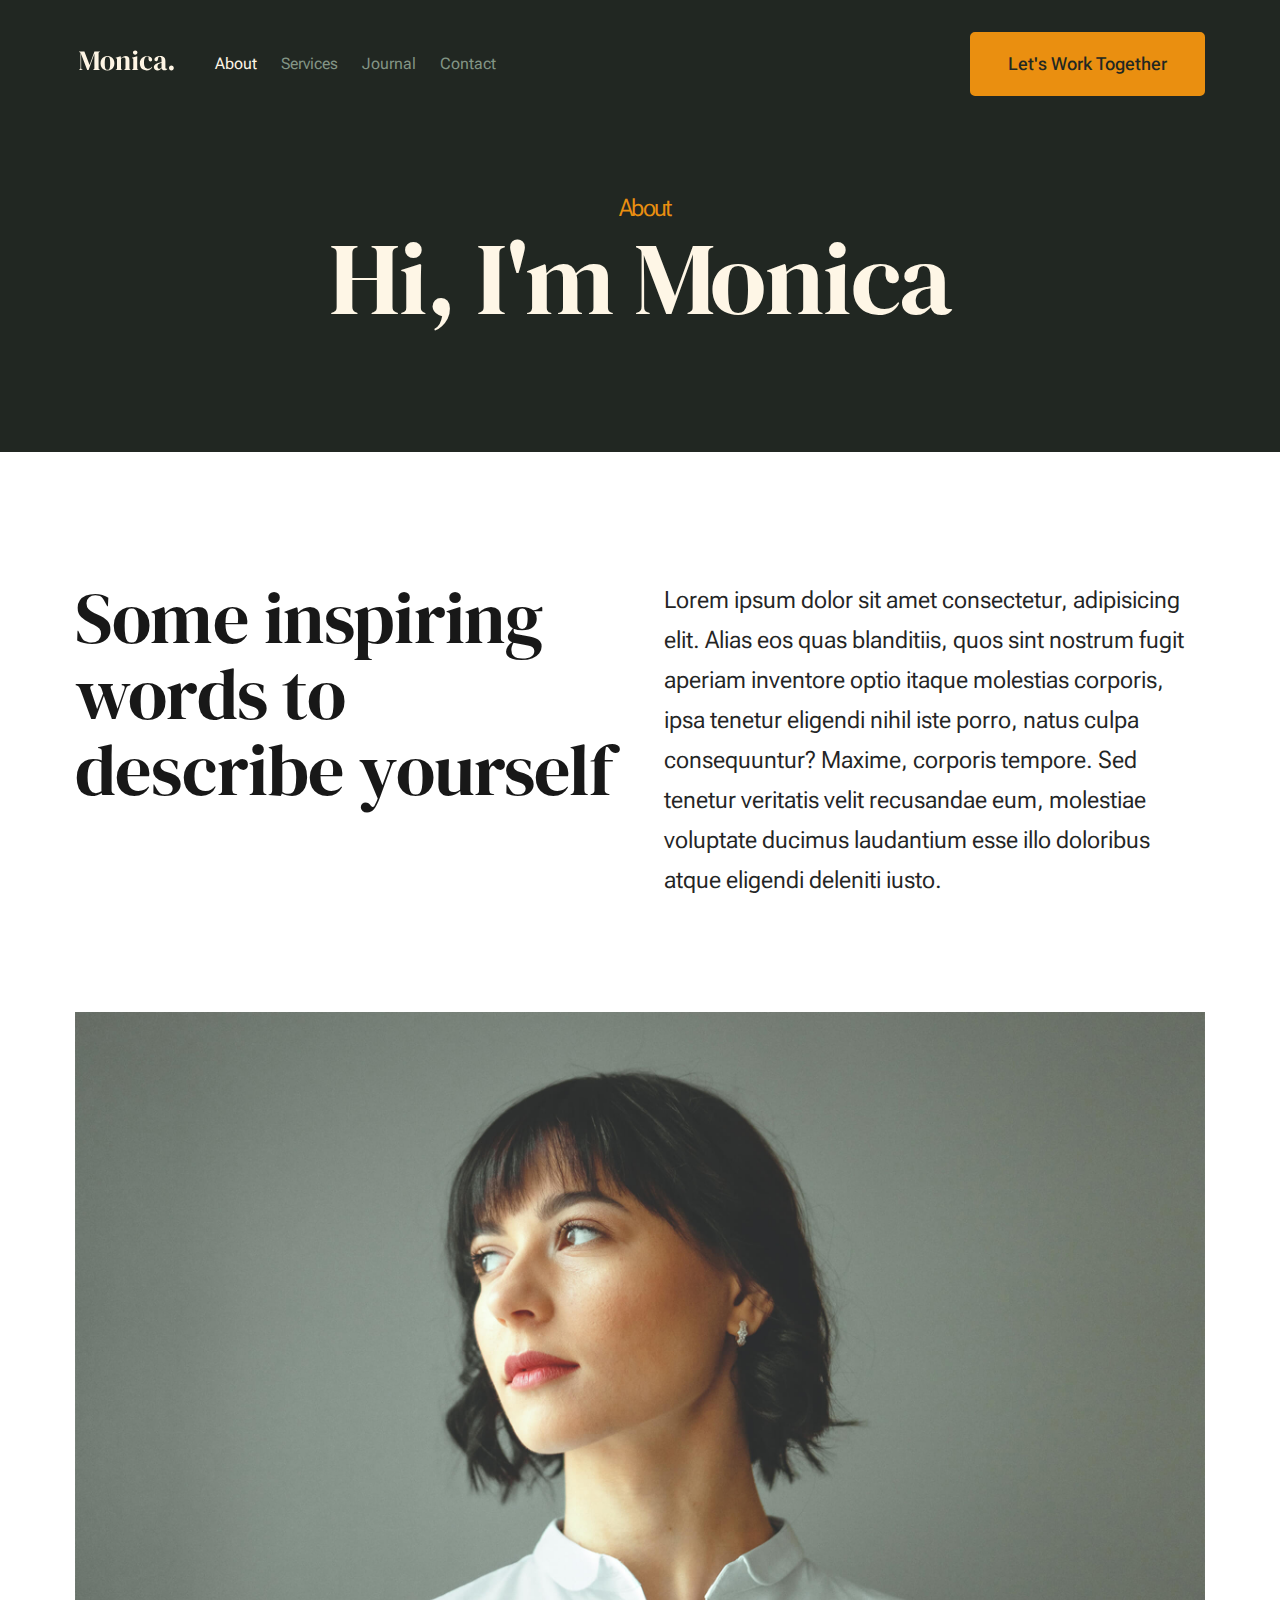
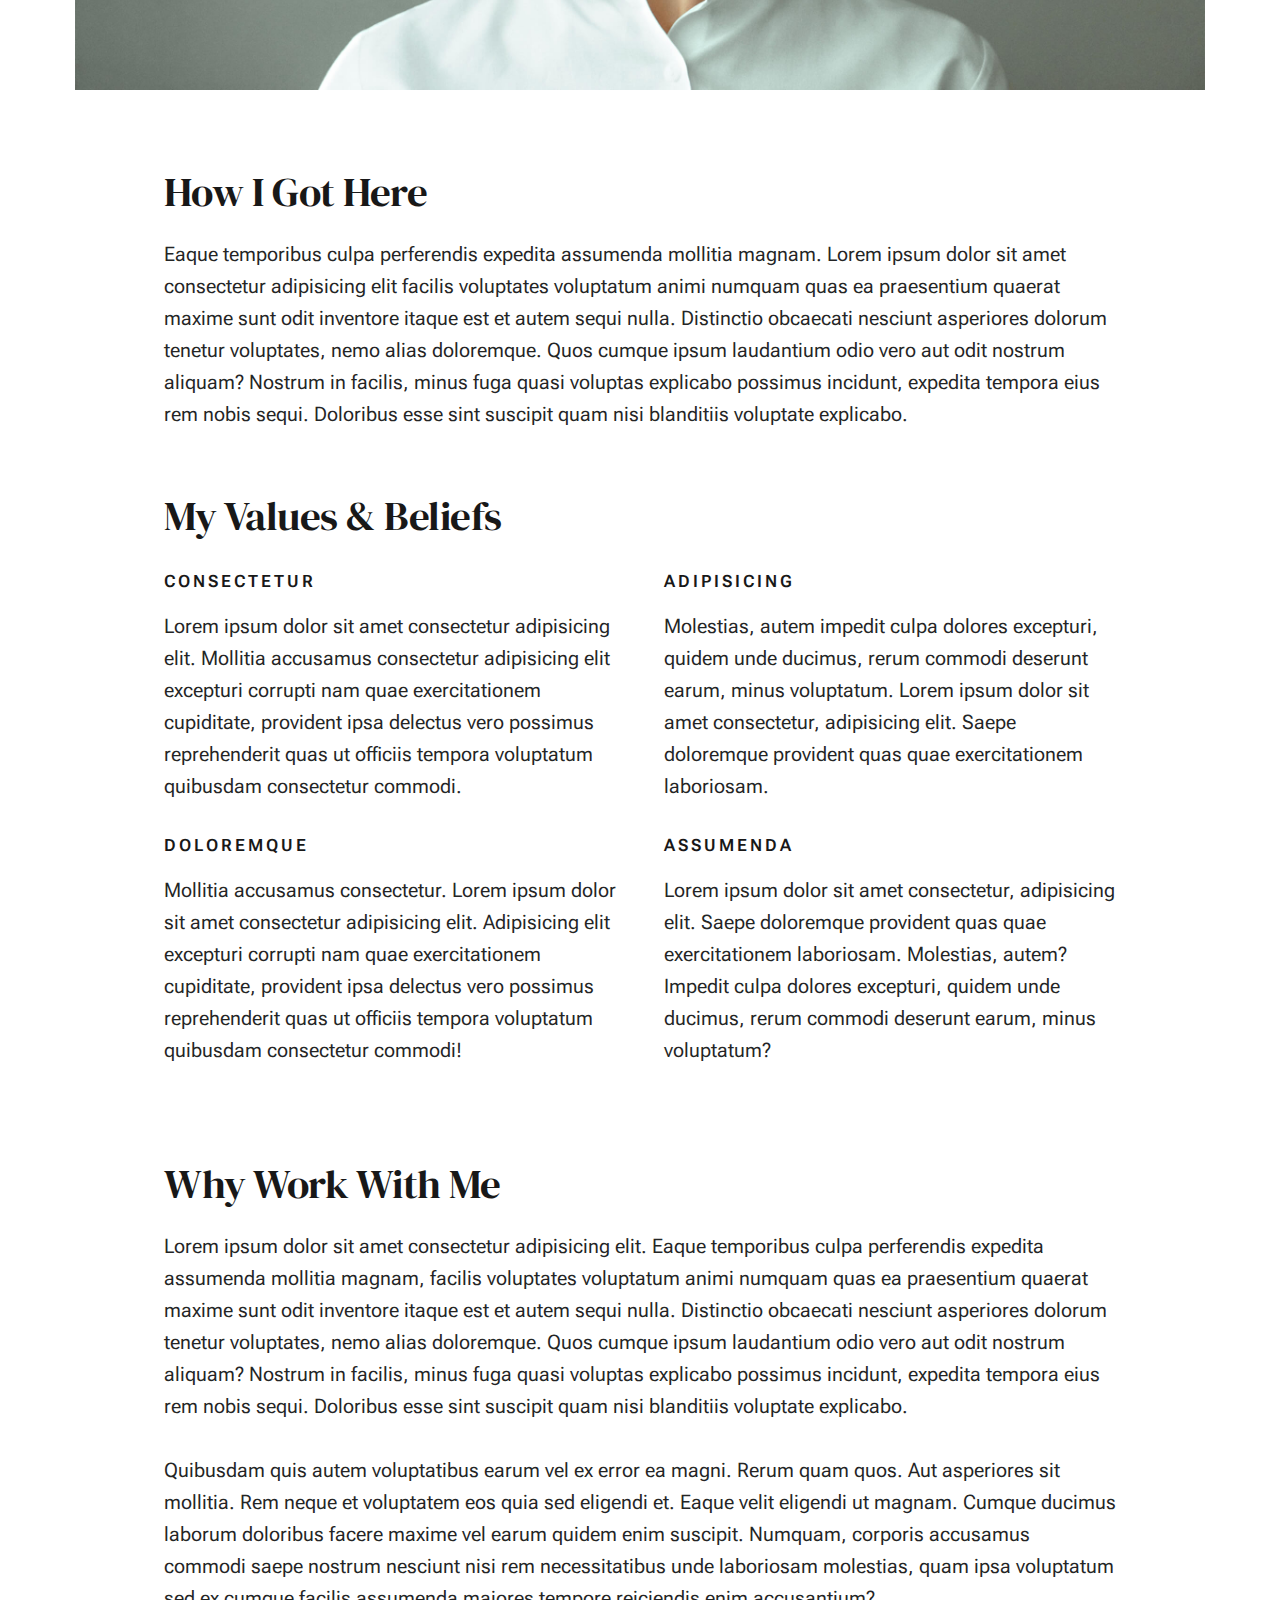
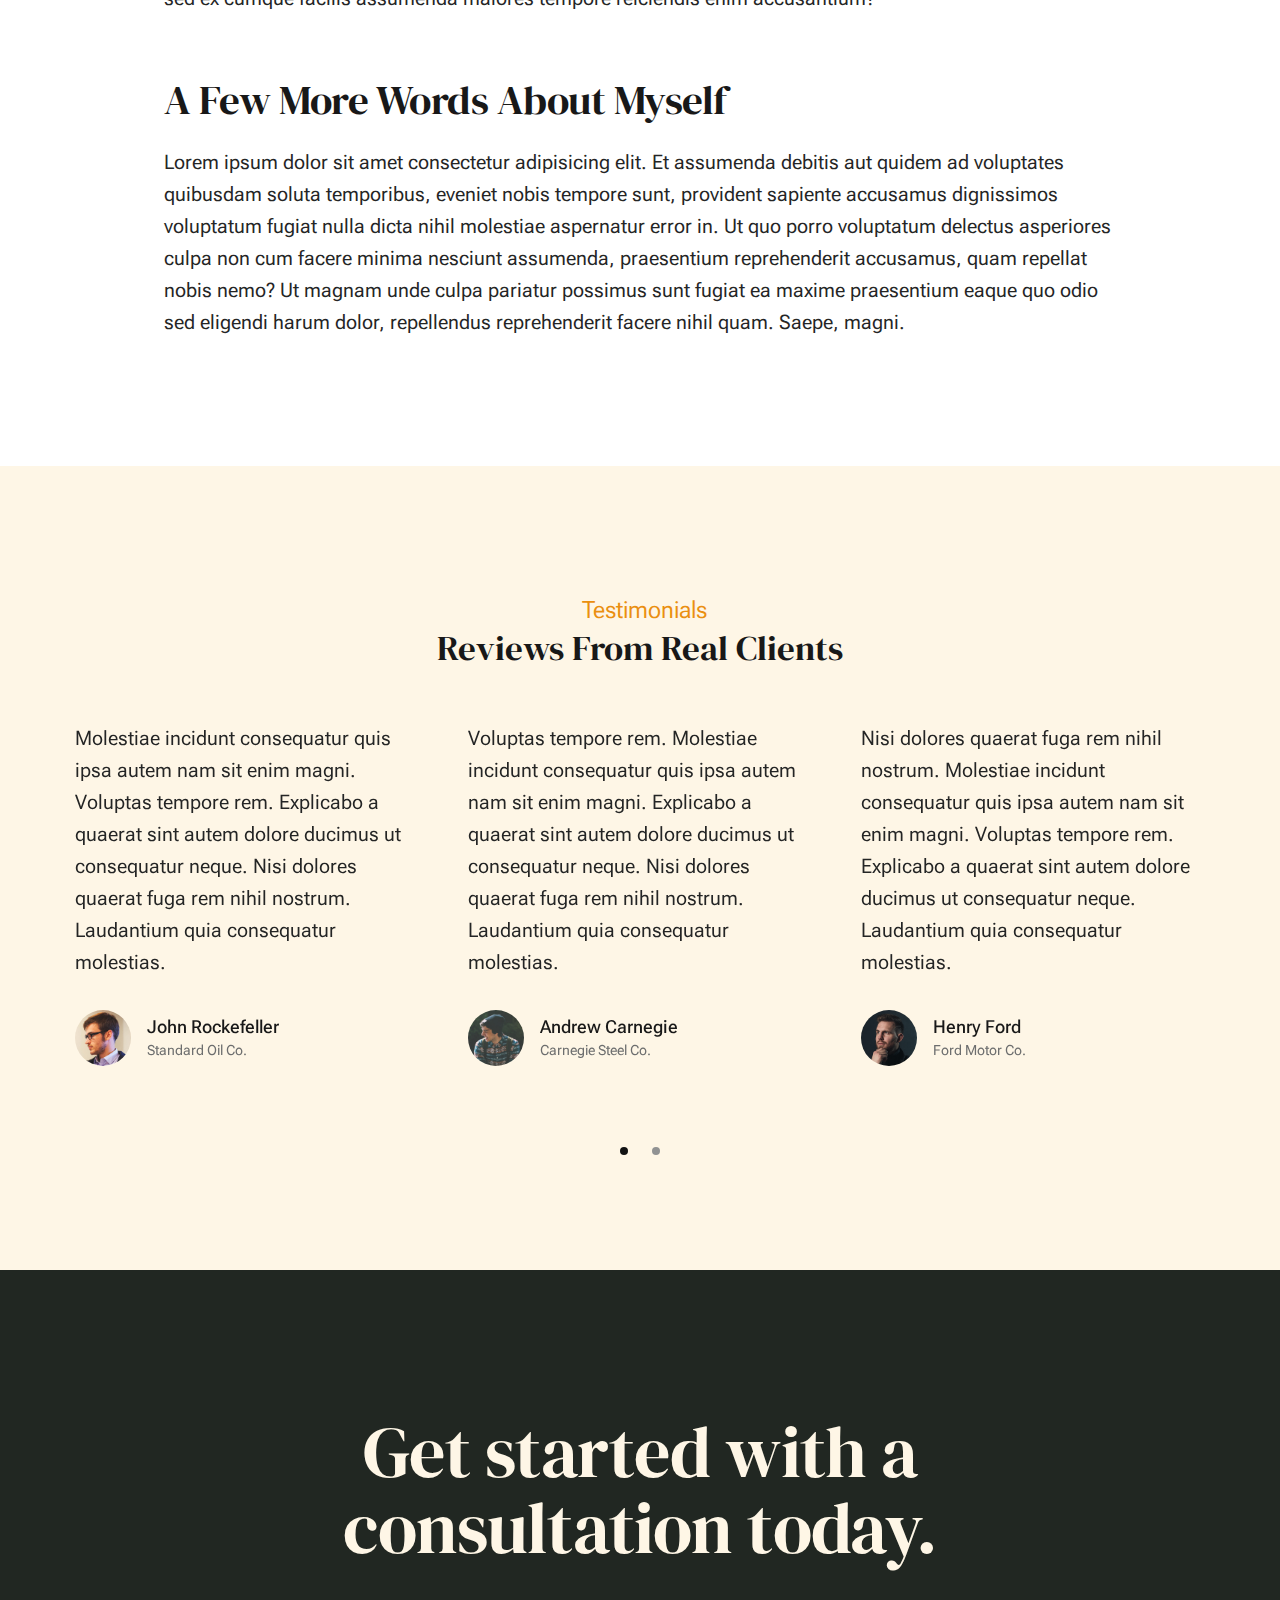
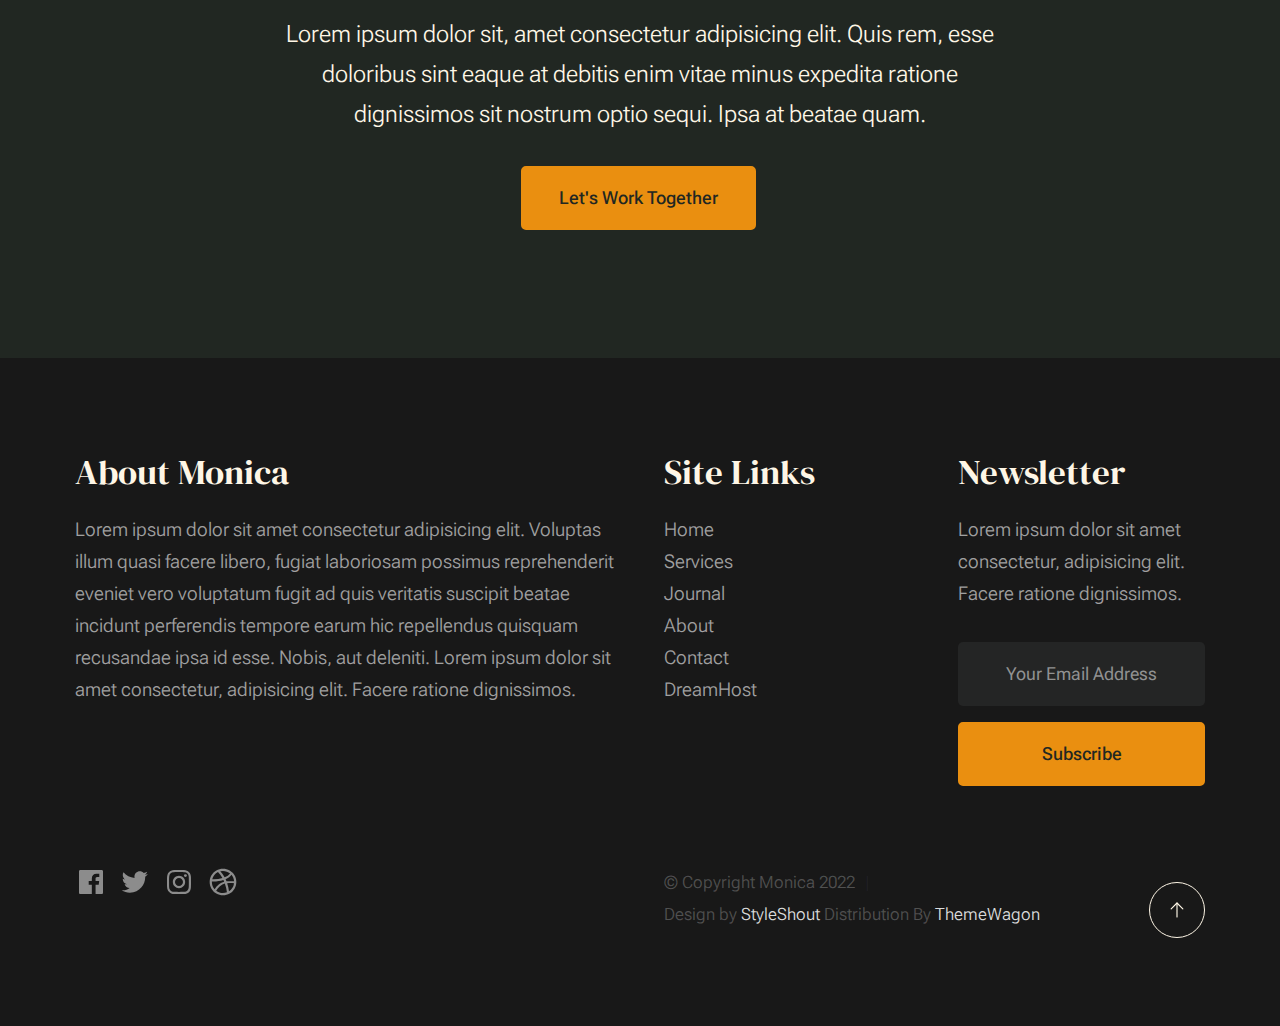
<file: about.html>
<!DOCTYPE html>
<html lang="en" class="no-js" >
<head>

    <!--- basic page needs
    ================================================== -->
    <meta charset="utf-8">
    <meta name="viewport" content="width=device-width, initial-scale=1">
    <title>Monica</title>

    <script>
        document.documentElement.classList.remove('no-js');
        document.documentElement.classList.add('js');
    </script>

    <!-- CSS
    ================================================== -->
    <link rel="stylesheet" href="css/vendor.css">
    <link rel="stylesheet" href="css/styles.css">

    <!-- favicons
    ================================================== -->
    <link rel="apple-touch-icon" sizes="180x180" href="apple-touch-icon.png">
    <link rel="icon" type="image/png" sizes="32x32" href="favicon-32x32.png">
    <link rel="icon" type="image/png" sizes="16x16" href="favicon-16x16.png">
    <link rel="manifest" href="site.webmanifest">

</head>


<body id="top">


    <!-- preloader
    ================================================== -->
    <div id="preloader">
        <div id="loader" class="dots-fade">
            <div></div>
            <div></div>
            <div></div>
        </div>
    </div>


    <!-- page wrap
    ================================================== -->
    <div id="page" class="s-pagewrap">


        <!-- # site header 
        ================================================== -->
        <header class="s-header">

            <div class="row s-header__inner width-sixteen-col">

                <div class="s-header__block">
                    <div class="s-header__logo">
                        <a class="logo" href="index.html">
                            <img src="images/logo.svg" alt="Homepage">
                        </a>
                    </div>

                    <a class="s-header__menu-toggle" href="#0"><span>Menu</span></a>
                </div> <!-- end s-header__block -->

                <nav class="s-header__nav">
    
                    <ul class="s-header__menu-links">
                        <li class="current"><a href="about.html">About</a></li>
                        <li><a href="services.html">Services</a></li>
                        <li><a href="blog.html">Journal</a></li>
                        <li><a href="contact.html">Contact</a></li>
                    </ul> <!-- s-header__menu-links -->

                    <div class="s-header__contact">
                        <a href="contact.html" class="btn btn--primary s-header__contact-btn">Let's Work Together</a>                        
                    </div> <!-- s-header__contact -->
    
                </nav> <!-- end s-header__nav -->

            </div> <!-- end s-header__inner -->

        </header> <!-- end s-header -->


        <!-- # site main content
        ================================================== -->
        <section id="content" class="s-content">

               <section class="s-pageheader pageheader">
                    <div class="row">
                        <div class="column xl-12">
                            <h1 class="page-title">
                                <span class="page-title__small-type text-pretitle">About</span>
                                Hi, I'm Monica
                            </h1>
                            
                        </div>
                    </div>
               </section> <!-- end pageheader --> 

               <section class="s-pagecontent pagecontent">

                    <div class="row pageintro">
                        <div class="column xl-6 lg-12">
                            <h2 class="text-display-title">Some inspiring words to describe yourself</h2>
                        </div>
                        <div class="column xl-6 lg-12 u-flexitem-x-right">
                            <p class="lead">
                            Lorem ipsum dolor sit amet consectetur, adipisicing elit. Alias eos quas blanditiis, quos sint nostrum fugit aperiam 
                            inventore optio itaque molestias corporis, ipsa tenetur eligendi nihil iste porro, natus culpa consequuntur? Maxime, 
                            corporis tempore. Sed tenetur veritatis velit recusandae eum, molestiae voluptate ducimus laudantium esse illo 
                            doloribus atque eligendi deleniti iusto. 
                            </p>
                        </div>                       
                    </div> <!-- end pageintro -->   
                    
                    <div class="row pagemedia">
                        <d class="column xl-12">
                            <figure class="page-media">                                
                                <img src="images/thumbs/about/about-1200.jpg" 
                                     srcset="images/thumbs/about/about-2400.jpg 2400w, 
                                             images/thumbs/about/about-1200.jpg 1200w, 
                                             images/thumbs/about/about-600.jpg 600w" sizes="(max-width: 2400px) 100vw, 2400px" alt="">
                            </figure>
                        </d>
                    </div> <!-- end pagemedia -->

                    <div class="row width-narrower pagemain">
                        <div class="column xl-12"> 

                            <h2>How I Got Here</h2>
                            <p>
                            Eaque temporibus culpa perferendis expedita assumenda mollitia magnam. Lorem ipsum dolor sit amet consectetur adipisicing elit
                            facilis voluptates voluptatum animi numquam quas ea praesentium quaerat maxime sunt odit inventore itaque est et autem sequi nulla. 
                            Distinctio obcaecati nesciunt asperiores dolorum tenetur voluptates, nemo alias doloremque. Quos cumque ipsum laudantium odio vero 
                            aut odit nostrum aliquam? Nostrum in facilis, minus fuga quasi voluptas explicabo possimus incidunt, expedita tempora eius rem nobis sequi. 
                            Doloribus esse sint suscipit quam nisi blanditiis voluptate explicabo.
                            </p>

                            <h2 class="u-add-bottom">My Values & Beliefs</h2>

                            <div class="grid-list-items list-items">
                                <div class="grid-list-items__item list-items__item u-remove-bottom">
                                    <div class="list-items__item-header">
                                        <h6 class="list-items__item-small-title">Consectetur</h6>
                                    </div>
                                    <p>
                                    Lorem ipsum dolor sit amet consectetur adipisicing elit. Mollitia accusamus consectetur adipisicing elit excepturi corrupti 
                                    nam quae exercitationem cupiditate, provident ipsa delectus vero possimus reprehenderit quas ut officiis tempora voluptatum 
                                    quibusdam consectetur commodi.
                                    </p>
                                </div>
                                <div class="grid-list-items__item list-items__item u-remove-bottom">
                                    <div class="list-items__item-header">
                                        <h6 class="list-items__item-small-title">Adipisicing</h6>
                                    </div>
                                    <p> 
                                    Molestias, autem impedit culpa dolores excepturi, quidem unde ducimus, rerum commodi deserunt earum, minus voluptatum.
                                    Lorem ipsum dolor sit amet consectetur, adipisicing elit. Saepe doloremque provident quas quae exercitationem laboriosam.
                                    </p>
                                </div>
                                <div class="grid-list-items__item list-items__item u-remove-bottom">
                                    <div class="list-items__item-header">
                                        <h6 class="list-items__item-small-title">Doloremque</h6>
                                    </div>
                                    <p>
                                    Mollitia accusamus consectetur. Lorem ipsum dolor sit amet consectetur adipisicing elit. Adipisicing elit excepturi corrupti 
                                    nam quae exercitationem cupiditate, provident ipsa delectus vero possimus reprehenderit quas ut officiis tempora voluptatum 
                                    quibusdam consectetur commodi!
                                    </p>
                                </div>
                                <div class="grid-list-items__item list-items__item u-remove-bottom">
                                    <div class="list-items__item-header">
                                        <h6 class="list-items__item-small-title">Assumenda</h6>
                                    </div>
                                    <p>
                                    Lorem ipsum dolor sit amet consectetur, adipisicing elit. Saepe doloremque provident quas quae exercitationem laboriosam. 
                                    Molestias, autem? Impedit culpa dolores excepturi, quidem unde ducimus, rerum commodi deserunt earum, minus voluptatum?
                                    </p>
                                </div>
                            </div> <!--grid-list-items -->

                            <h2>Why Work With Me</h2>
                            <p>
                            Lorem ipsum dolor sit amet consectetur adipisicing elit. Eaque temporibus culpa perferendis expedita assumenda mollitia magnam, 
                            facilis voluptates voluptatum animi numquam quas ea praesentium quaerat maxime sunt odit inventore itaque est et autem sequi nulla. 
                            Distinctio obcaecati nesciunt asperiores dolorum tenetur voluptates, nemo alias doloremque. Quos cumque ipsum laudantium odio vero aut 
                            odit nostrum aliquam? Nostrum in facilis, minus fuga quasi voluptas explicabo possimus incidunt, expedita tempora eius rem nobis sequi. 
                            Doloribus esse sint suscipit quam nisi blanditiis voluptate explicabo.
                            </p>

                            <p>
                            Quibusdam quis autem voluptatibus earum vel ex error ea magni. Rerum quam quos. Aut asperiores sit mollitia. Rem neque et voluptatem 
                            eos quia sed eligendi et. Eaque velit eligendi ut magnam. Cumque ducimus laborum doloribus facere maxime vel earum quidem enim suscipit. 
                            Numquam, corporis accusamus commodi saepe nostrum nesciunt nisi rem necessitatibus unde laboriosam molestias, quam ipsa voluptatum sed 
                            ex cumque facilis assumenda maiores tempore reiciendis enim accusantium?
                            </p>                   

                            <h2>A Few More Words About Myself</h2>
                            <p>
                            Lorem ipsum dolor sit amet consectetur adipisicing elit. Et assumenda debitis aut quidem ad voluptates quibusdam soluta temporibus, 
                            eveniet nobis tempore sunt, provident sapiente accusamus dignissimos voluptatum fugiat nulla dicta nihil molestiae aspernatur error in. 
                            Ut quo porro voluptatum delectus asperiores culpa non cum facere minima nesciunt assumenda, praesentium reprehenderit accusamus, quam 
                            repellat nobis nemo? Ut magnam unde culpa pariatur possimus sunt fugiat ea maxime praesentium eaque quo odio sed eligendi harum dolor, 
                            repellendus reprehenderit facere nihil quam. Saepe, magni.
                            </p>

                        </div> <!-- end grid-block-->
                    </div> <!-- end pagemain -->

               </section> <!-- pagecontent -->

               <section class="s-testimonials">

                    <div class="s-testimonials__header row row-x-center text-center">
                        <div class="column xl-8 lg-12">
        
                            <p class="text-pretitle">
                            Testimonials
                            </p>
                            <h3>
                            Reviews From Real Clients
                            </h3>                        
        
                        </div>
                    </div> <!--end s-testimonials__header -->

                    <div class="row s-testimonials__content">
                        <div class="column xl-12 testimonials">

                            <div class="swiper-container testimonials__slider page-slider">

                                <div class="swiper-wrapper">
                                    <div class="testimonials__slide swiper-slide">
                                        <p>
                                        Molestiae incidunt consequatur quis ipsa autem nam sit enim magni. Voluptas tempore rem. 
                                        Explicabo a quaerat sint autem dolore ducimus ut consequatur neque. Nisi dolores quaerat fuga rem nihil nostrum.
                                        Laudantium quia consequatur molestias.
                                        </p>
                                        <div class="testimonials__author">
                                            <img src="images/avatars/user-01.jpg" alt="Author image" class="testimonials__avatar">
                                            <cite class="testimonials__cite">
                                                <strong>John Rockefeller</strong>
                                                <span>Standard Oil Co.</span>
                                            </cite>
                                        </div>
                                    </div>
                                    <div class="testimonials__slide swiper-slide">
                                        <p>
                                        Voluptas tempore rem. Molestiae incidunt consequatur quis ipsa autem nam sit enim magni. 
                                        Explicabo a quaerat sint autem dolore ducimus ut consequatur neque. Nisi dolores quaerat fuga rem nihil nostrum.
                                        Laudantium quia consequatur molestias.
                                        </p>
                                        <div class="testimonials__author">
                                            <img src="images/avatars/user-04.jpg" alt="Author image" class="testimonials__avatar">
                                            <cite class="testimonials__cite">
                                                <strong>Andrew Carnegie</strong>
                                                <span>Carnegie Steel Co.</span>
                                            </cite>
                                        </div>
                                    </div>
                                    <div class="testimonials__slide swiper-slide">
                                        <p>
                                        Nisi dolores quaerat fuga rem nihil nostrum. Molestiae incidunt consequatur quis ipsa autem nam sit enim magni. 
                                        Voluptas tempore rem. Explicabo a quaerat sint autem dolore ducimus ut consequatur neque. 
                                        Laudantium quia consequatur molestias.
                                        </p>
                                        <div class="testimonials__author">
                                            <img src="images/avatars/user-06.jpg" alt="Author image" class="testimonials__avatar">
                                            <cite class="testimonials__cite">
                                                <strong>Henry Ford</strong>
                                                <span>Ford Motor Co.</span>
                                            </cite>
                                        </div>
                                    </div>
                                    <div class="testimonials__slide swiper-slide">
                                        <p>
                                        Molestiae incidunt consequatur quis ipsa autem nam sit enim magni. Voluptas tempore rem. 
                                        Explicabo a quaerat sint autem dolore ducimus ut consequatur neque. Nisi dolores quaerat fuga rem nihil nostrum.
                                        Laudantium quia consequatur molestias.
                                        </p>
                                        <div class="testimonials__author">
                                            <img src="images/avatars/user-02.jpg" alt="Author image" class="testimonials__avatar">
                                            <cite class="testimonials__cite">
                                                <strong>John Morgan</strong>
                                                <span>JP Morgan & Co.</span>
                                            </cite>
                                        </div>
                                    </div> 
                                </div> <!-- end swiper-wrapper --> 

                                <div class="swiper-pagination"></div>

                            </div> <!--end testimonials__slider --> 

                        </div> <!-- testimonials -->
                    </div> <!--end s-testimonials__content -->

               </section> <!-- end s-testimonials -->

        </section> <!-- s-content-->

        <!-- # cta
        ================================================== -->
        <section id="cta" class="s-cta">

            <div class="row row-x-center text-center">
                <div class="column xl-8 lg-12">

                    <div class="s-cta__content">
                        <h2 class="text-display-title">
                        Get started with a consultation today.
                        </h2>
                        <p class="lead">
                        Lorem ipsum dolor sit, amet consectetur adipisicing elit. Quis rem, esse doloribus sint eaque at debitis enim vitae minus expedita ratione dignissimos sit nostrum optio sequi. Ipsa at beatae quam.
                        </p>
                        <a href="contact.html" class="btn btn--primary">Let's Work Together</a>
                    </div>

                </div>
            </div>

        </section> <!-- end s-cta -->


        <!-- # footer 
        ================================================== -->
        <footer class="s-footer">
            <div class="row s-footer__content">
                <div class="column xl-6 lg-6 md-12 s-footer__block s-footer__about">                    
                    <h3>About Monica</h3>
                    <p>
                    Lorem ipsum dolor sit amet consectetur adipisicing elit. Voluptas illum quasi facere libero, 
                    fugiat laboriosam possimus reprehenderit eveniet vero voluptatum fugit ad quis veritatis suscipit beatae 
                    incidunt perferendis tempore earum hic repellendus quisquam recusandae ipsa id esse. Nobis, aut deleniti.
                    Lorem ipsum dolor sit amet consectetur, adipisicing elit. Facere ratione dignissimos.
                    </p>               
                </div>                
                <div class="column xl-3 lg-6 md-12 s-footer__block s-footer__site-links">
                    <h3>Site Links</h3>
                    <ul class="link-list">
                        <li><a href="index.html">Home</a></li>
                        <li><a href="services.html">Services</a></li>
                        <li><a href="blog.html">Journal</a></li>
                        <li><a href="about.html">About</a></li>
                        <li><a href="contact.html">Contact</a></li>
                        <li><a href="https://www.dreamhost.com/r.cgi?287326">DreamHost</a></li>
                    </ul>
                </div>
                <div class="column xl-3 lg-6 md-12 tab-12 s-footer__block s-footer__newsletter">
                    <h3>Newsletter</h3>

                    <p>
                    Lorem ipsum dolor sit amet consectetur, adipisicing elit. Facere ratione dignissimos.
                    </p>

                    <div class="subscribe-form">
                        <form id="mc-form" class="mc-form">
                            <input type="email" name="EMAIL" id="mce-EMAIL" class="u-fullwidth text-center" placeholder="Your Email Address" title="The domain portion of the email address is invalid (the portion after the @)." pattern="^([^\x00-\x20\x22\x28\x29\x2c\x2e\x3a-\x3c\x3e\x40\x5b-\x5d\x7f-\xff]+|\x22([^\x0d\x22\x5c\x80-\xff]|\x5c[\x00-\x7f])*\x22)(\x2e([^\x00-\x20\x22\x28\x29\x2c\x2e\x3a-\x3c\x3e\x40\x5b-\x5d\x7f-\xff]+|\x22([^\x0d\x22\x5c\x80-\xff]|\x5c[\x00-\x7f])*\x22))*\x40([^\x00-\x20\x22\x28\x29\x2c\x2e\x3a-\x3c\x3e\x40\x5b-\x5d\x7f-\xff]+|\x5b([^\x0d\x5b-\x5d\x80-\xff]|\x5c[\x00-\x7f])*\x5d)(\x2e([^\x00-\x20\x22\x28\x29\x2c\x2e\x3a-\x3c\x3e\x40\x5b-\x5d\x7f-\xff]+|\x5b([^\x0d\x5b-\x5d\x80-\xff]|\x5c[\x00-\x7f])*\x5d))*(\.\w{2,})+$" required>
                            <input type="submit" name="subscribe" value="Subscribe" class="btn btn--primary btn--small u-fullwidth">
                            <!-- <div style="position: absolute; left: -5000px;" aria-hidden="true"><input type="text" name="b_cdb7b577e41181934ed6a6a44_9a91cfe7b3" tabindex="-1" value=""></div> -->
                            <div class="mc-status"></div>
                        </form>
                    </div>
                </div>
            </div>    
            
            <div class="row s-footer__bottom">
                <div class="column xl-6 lg-12">
                    <ul class="s-footer__social social-list">
                        <li>
                            <a href="#0">
                                <svg xmlns="http://www.w3.org/2000/svg" width="24" height="24" viewBox="0 0 24 24" style="fill:rgba(0, 0, 0, 1);transform:;-ms-filter:"><path d="M20,3H4C3.447,3,3,3.448,3,4v16c0,0.552,0.447,1,1,1h8.615v-6.96h-2.338v-2.725h2.338v-2c0-2.325,1.42-3.592,3.5-3.592 c0.699-0.002,1.399,0.034,2.095,0.107v2.42h-1.435c-1.128,0-1.348,0.538-1.348,1.325v1.735h2.697l-0.35,2.725h-2.348V21H20 c0.553,0,1-0.448,1-1V4C21,3.448,20.553,3,20,3z"></path></svg>
                                <span class="u-screen-reader-text">Facebook</span>
                            </a>
                        </li>
                        <li>
                            <a href="#0">
                                <svg xmlns="http://www.w3.org/2000/svg" width="24" height="24" viewBox="0 0 24 24" style="fill:rgba(0, 0, 0, 1);transform:;-ms-filter:"><path d="M19.633,7.997c0.013,0.175,0.013,0.349,0.013,0.523c0,5.325-4.053,11.461-11.46,11.461c-2.282,0-4.402-0.661-6.186-1.809 c0.324,0.037,0.636,0.05,0.973,0.05c1.883,0,3.616-0.636,5.001-1.721c-1.771-0.037-3.255-1.197-3.767-2.793 c0.249,0.037,0.499,0.062,0.761,0.062c0.361,0,0.724-0.05,1.061-0.137c-1.847-0.374-3.23-1.995-3.23-3.953v-0.05 c0.537,0.299,1.16,0.486,1.82,0.511C3.534,9.419,2.823,8.184,2.823,6.787c0-0.748,0.199-1.434,0.548-2.032 c1.983,2.443,4.964,4.04,8.306,4.215c-0.062-0.3-0.1-0.611-0.1-0.923c0-2.22,1.796-4.028,4.028-4.028 c1.16,0,2.207,0.486,2.943,1.272c0.91-0.175,1.782-0.512,2.556-0.973c-0.299,0.935-0.936,1.721-1.771,2.22 c0.811-0.088,1.597-0.312,2.319-0.624C21.104,6.712,20.419,7.423,19.633,7.997z"></path></svg>
                                <span class="u-screen-reader-text">Twitter</span>
                            </a>
                        </li>
                        <li>
                            <a href="#0">
                                <svg xmlns="http://www.w3.org/2000/svg" width="24" height="24" viewBox="0 0 24 24" style="fill:rgba(0, 0, 0, 1);transform:;-ms-filter:"><path d="M11.999,7.377c-2.554,0-4.623,2.07-4.623,4.623c0,2.554,2.069,4.624,4.623,4.624c2.552,0,4.623-2.07,4.623-4.624 C16.622,9.447,14.551,7.377,11.999,7.377L11.999,7.377z M11.999,15.004c-1.659,0-3.004-1.345-3.004-3.003 c0-1.659,1.345-3.003,3.004-3.003s3.002,1.344,3.002,3.003C15.001,13.659,13.658,15.004,11.999,15.004L11.999,15.004z"></path><circle cx="16.806" cy="7.207" r="1.078"></circle><path d="M20.533,6.111c-0.469-1.209-1.424-2.165-2.633-2.632c-0.699-0.263-1.438-0.404-2.186-0.42 c-0.963-0.042-1.268-0.054-3.71-0.054s-2.755,0-3.71,0.054C7.548,3.074,6.809,3.215,6.11,3.479C4.9,3.946,3.945,4.902,3.477,6.111 c-0.263,0.7-0.404,1.438-0.419,2.186c-0.043,0.962-0.056,1.267-0.056,3.71c0,2.442,0,2.753,0.056,3.71 c0.015,0.748,0.156,1.486,0.419,2.187c0.469,1.208,1.424,2.164,2.634,2.632c0.696,0.272,1.435,0.426,2.185,0.45 c0.963,0.042,1.268,0.055,3.71,0.055s2.755,0,3.71-0.055c0.747-0.015,1.486-0.157,2.186-0.419c1.209-0.469,2.164-1.424,2.633-2.633 c0.263-0.7,0.404-1.438,0.419-2.186c0.043-0.962,0.056-1.267,0.056-3.71s0-2.753-0.056-3.71C20.941,7.57,20.801,6.819,20.533,6.111z M19.315,15.643c-0.007,0.576-0.111,1.147-0.311,1.688c-0.305,0.787-0.926,1.409-1.712,1.711c-0.535,0.199-1.099,0.303-1.67,0.311 c-0.95,0.044-1.218,0.055-3.654,0.055c-2.438,0-2.687,0-3.655-0.055c-0.569-0.007-1.135-0.112-1.669-0.311 c-0.789-0.301-1.414-0.923-1.719-1.711c-0.196-0.534-0.302-1.099-0.311-1.669c-0.043-0.95-0.053-1.218-0.053-3.654 c0-2.437,0-2.686,0.053-3.655c0.007-0.576,0.111-1.146,0.311-1.687c0.305-0.789,0.93-1.41,1.719-1.712 c0.534-0.198,1.1-0.303,1.669-0.311c0.951-0.043,1.218-0.055,3.655-0.055c2.437,0,2.687,0,3.654,0.055 c0.571,0.007,1.135,0.112,1.67,0.311c0.786,0.303,1.407,0.925,1.712,1.712c0.196,0.534,0.302,1.099,0.311,1.669 c0.043,0.951,0.054,1.218,0.054,3.655c0,2.436,0,2.698-0.043,3.654H19.315z"></path></svg>
                                <span class="u-screen-reader-text">Instagram</span>
                            </a>
                        </li>
                        <li>
                            <a href="#0">
                                <svg xmlns="http://www.w3.org/2000/svg" width="24" height="24" viewBox="0 0 24 24" style="fill: rgba(0, 0, 0, 1);transform: ;msFilter:;"><path d="M20.66 6.98a9.932 9.932 0 0 0-3.641-3.64C15.486 2.447 13.813 2 12 2s-3.486.447-5.02 1.34c-1.533.893-2.747 2.107-3.64 3.64S2 10.187 2 12s.446 3.487 1.34 5.02a9.924 9.924 0 0 0 3.641 3.64C8.514 21.553 10.187 22 12 22s3.486-.447 5.02-1.34a9.932 9.932 0 0 0 3.641-3.64C21.554 15.487 22 13.813 22 12s-.446-3.487-1.34-5.02zM12 3.66c2 0 3.772.64 5.32 1.919-.92 1.174-2.286 2.14-4.1 2.9-1.002-1.813-2.088-3.327-3.261-4.54A7.715 7.715 0 0 1 12 3.66zM5.51 6.8a8.116 8.116 0 0 1 2.711-2.22c1.212 1.201 2.325 2.7 3.34 4.5-2 .6-4.114.9-6.341.9-.573 0-1.006-.013-1.3-.04A8.549 8.549 0 0 1 5.51 6.8zM3.66 12c0-.054.003-.12.01-.2.007-.08.01-.146.01-.2.254.014.641.02 1.161.02 2.666 0 5.146-.367 7.439-1.1.187.373.381.793.58 1.26-1.32.293-2.674 1.006-4.061 2.14S6.4 16.247 5.76 17.5c-1.4-1.587-2.1-3.42-2.1-5.5zM12 20.34c-1.894 0-3.594-.587-5.101-1.759.601-1.187 1.524-2.322 2.771-3.401 1.246-1.08 2.483-1.753 3.71-2.02a29.441 29.441 0 0 1 1.56 6.62 8.166 8.166 0 0 1-2.94.56zm7.08-3.96a8.351 8.351 0 0 1-2.58 2.621c-.24-2.08-.7-4.107-1.379-6.081.932-.066 1.765-.1 2.5-.1.799 0 1.686.034 2.659.1a8.098 8.098 0 0 1-1.2 3.46zm-1.24-5c-1.16 0-2.233.047-3.22.14a27.053 27.053 0 0 0-.68-1.62c2.066-.906 3.532-2.006 4.399-3.3 1.2 1.414 1.854 3.027 1.96 4.84-.812-.04-1.632-.06-2.459-.06z"></path></svg>
                                <span class="u-screen-reader-text">Dribbble</span>
                            </a>
                        </li>
                    </ul> <!-- end s-footer__social -->
                </div>
                <div class="column xl-6 lg-12">
                    <p class="ss-copyright">
                        <span>© Copyright Monica 2022</span> 
                        <span>Design by <a href="https://www.styleshout.com/">StyleShout</a> Distribution By <a href="https://themewagon.com">ThemeWagon</a></span>
                    </p>
                </div>

                <div class="ss-go-top">
                    <a class="smoothscroll" title="Back to Top" href="#top">
                        <svg xmlns="http://www.w3.org/2000/svg" viewBox="0 0 24 24" width="36" height="36" fill="none" stroke="#ffffff" stroke-width="1" stroke-linecap="round" stroke-linejoin="round">&lt;!--!  Atomicons Free 1.00 by @atisalab License - https://atomicons.com/license/ (Icons: CC BY 4.0) Copyright 2021 Atomicons --&gt;<polyline points="17 11 12 6 7 11"></polyline><line x1="12" y1="18" x2="12" y2="6"></line></svg>
                    </a>
                </div> <!-- end ss-go-top -->
            </div>
            
        </footer> <!-- end s-footer -->

    </div> <!-- end page-wrap -->

    <!-- Java Script
    ================================================== -->
    <script src="js/plugins.js"></script>
    <script src="js/main.js"></script>

</body>
</html>
</file>
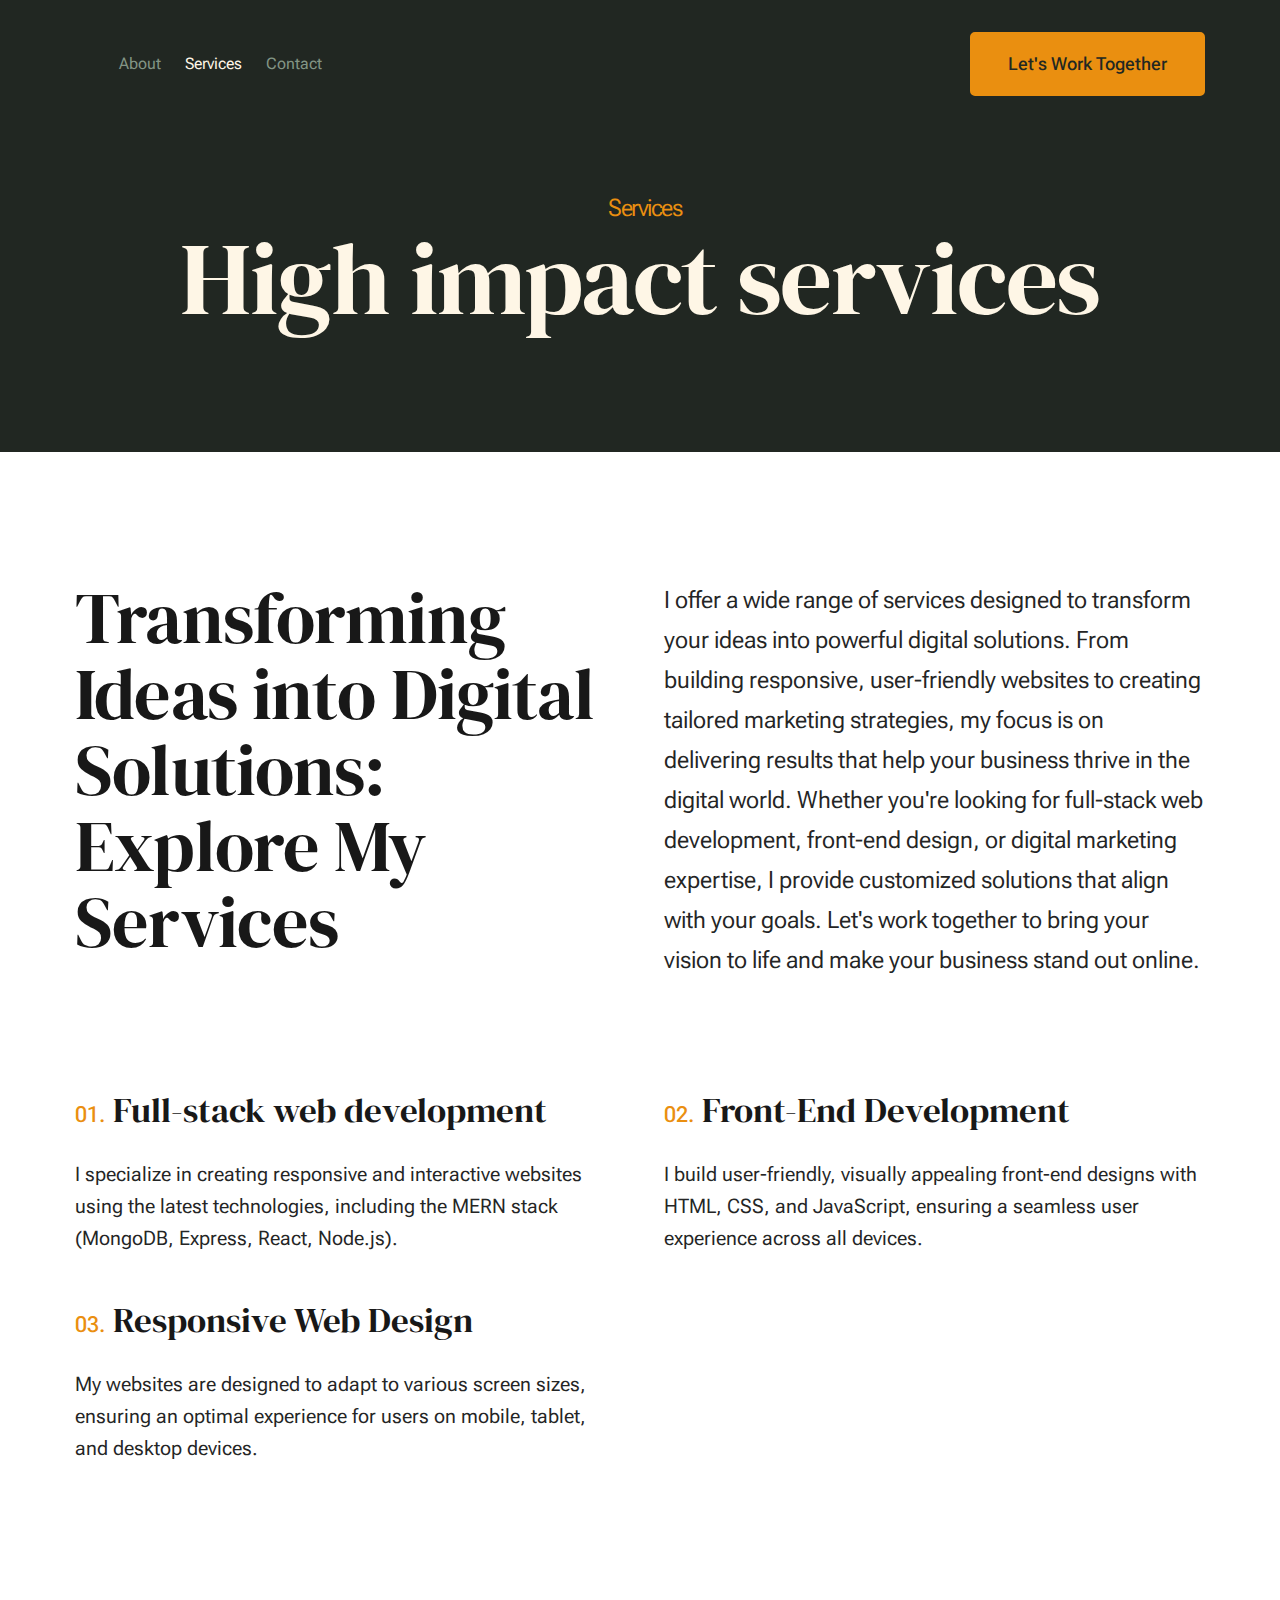
<file: services.html>
<!DOCTYPE html>
<html lang="en" class="no-js" >
<head>

    <!--- basic page needs
    ================================================== -->
    <meta charset="utf-8">
    <meta name="viewport" content="width=device-width, initial-scale=1">
    <title>Services - Monica</title>

    <script>
        document.documentElement.classList.remove('no-js');
        document.documentElement.classList.add('js');
    </script>

    <!-- CSS
    ================================================== -->
    <link rel="stylesheet" href="css/vendor.css">
    <link rel="stylesheet" href="css/styles.css">

    <!-- favicons
    ================================================== -->
    <link rel="apple-touch-icon" sizes="180x180" href="apple-touch-icon.png">
    <link rel="icon" type="image/png" sizes="32x32" href="favicon-32x32.png">
    <link rel="icon" type="image/png" sizes="16x16" href="favicon-16x16.png">
    <link rel="manifest" href="site.webmanifest">

</head>


<body id="top">


    <!-- preloader
    ================================================== -->
    <div id="preloader">
        <div id="loader" class="dots-fade">
            <div></div>
            <div></div>
            <div></div>
        </div>
    </div>


    <!-- page wrap
    ================================================== -->
    <div id="page" class="s-pagewrap">

        <!-- # site header 
        ================================================== -->
        <header class="s-header">

            <div class="row s-header__inner width-sixteen-col">

                <div class="s-header__block">
                    <a class="s-header__menu-toggle" href="#0"><span>Menu</span></a>
                </div> <!-- end s-header__block -->

                <nav class="s-header__nav">
    
                    <ul class="s-header__menu-links">
                        <li><a href="#about">About</a></li>
                        <li class="current"><a href="services.html">Services</a></li>
                        <li><a href="contact.html">Contact</a></li>
                    </ul> <!-- s-header__menu-links -->

                    <div class="s-header__contact">
                        <a href="contact.html" class="btn btn--primary s-header__contact-btn">Let's Work Together</a>                        
                    </div> <!-- s-header__contact -->
    
                </nav> <!-- end s-header__nav -->

            </div> <!-- end s-header__inner -->

        </header> <!-- end s-header -->

        <!-- # site main content
        ================================================== -->
        <section id="content" class="s-content">

               <section class="s-pageheader pageheader">
                    <div class="row">
                        <div class="column xl-12">
                            <h1 class="page-title">
                                <span class="page-title__small-type text-pretitle">Services</span>
                                High impact services
                            </h1>
                            
                        </div>
                    </div>
               </section> <!-- pageheader -->  

               <section class="s-pagecontent pagecontent">

                    <div class="row pageintro">
                        <div class="column xl-6 lg-12">
                            <h2 class="text-display-title">
                                
                                Transforming Ideas into Digital Solutions: Explore My Services</h2>
                        </div>
                        <div class="column xl-6 lg-12 u-flexitem-x-right">
                            <p class="lead">
                                I offer a wide range of services designed to transform your ideas into
                                powerful digital solutions. From building responsive, user-friendly
                                websites to creating tailored marketing strategies, my focus is on 
                                delivering results that help your business thrive in the digital world. 
                                Whether you're looking for full-stack web development, front-end design,
                                or digital marketing expertise, I provide customized solutions that align
                                with your goals. Let's work together to bring your vision to life and make
                                your business stand out online.
                            </p>
                        </div>                       
                    </div>  <!-- pageintro -->       

                    <div class="row">
                        <div class="column xl-12 grid-block">             
                            
                            <div class="grid-full grid-list-items list-items show-ctr">
                                
                                <div class="grid-list-items__item list-items__item">
                                    <div class="list-items__item-header">
                                        <h3 class="list-items__item-title">Full-stack web development</h3>
                                    </div>
                                    <div class="list-items__item-text">
                                        <p>
                                            I specialize in creating responsive and interactive websites 
                                            using the latest technologies, including the MERN stack (MongoDB,
                                            Express, React, Node.js).
                                        </p>

                                        
                                    </div>
                                </div> <!-- end list-items__item -->
                                <div class="grid-list-items__item list-items__item">
                                    <div class="list-items__item-header">
                                        <h3 class="list-items__item-title">Front-End Development</h3>
                                    </div>
                                    <div class="list-items__item-text">
                                        <p>
                                            I build user-friendly, visually appealing front-end 
                                            designs with HTML, CSS, and JavaScript, ensuring a 
                                            seamless user experience across all devices.  
                                        </p>

                                       
                                    </div>
                                </div> <!-- end list-items__item -->
                                <div class="grid-list-items__item list-items__item">
                                    <div class="list-items__item-header">
                                        <h3 class="list-items__item-title">Responsive Web Design </h3>
                                    </div>
                                    <div class="list-items__item-text">
                                        <p>
                                            My websites are designed to adapt to various screen sizes, 
                                            ensuring an optimal experience for users on mobile, tablet,
                                            and desktop devices.
                                        </p>

                                       
                                    </div>
                                </div> <!-- end list-items__item -->
    <!--javascript
    ================================================== -->
    <script src="js/plugins.js"></script>
    <script src="js/main.js"></script>

</body>
</html>
</file>
<file: css/vendor.css>
/* ===================================================================
 * Monica Third-party Stylesheets
 * Template Ver. 1.0.0
 * 12-13-2022
 * -------------------------------------------------------------------
 *
 * TOC:
 * # PrismJS
 * # Swiper
 *
 * ------------------------------------------------------------------- */


/* ===================================================================
 * # PrismJS 1.20.0
 *   https://prismjs.com/download.html#themes=prism-okaidia&languages=markup+css+clike+javascript+markup-templating+php 
 *   
 *   okaidia theme for JavaScript, CSS and HTML
 *   Loosely based on Monokai textmate theme by http://www.monokai.nl/
 *   @author ocodia
 * ------------------------------------------------------------------- */
code[class*=language-],
pre[class*=language-] {
  color          : #f8f8f2;
  background     : none;
  text-shadow    : 0 1px rgba(0, 0, 0, 0.3);
  font-family    : var(--font-mono);
  font-size      : calc(var(--text-size) * 0.9444);
  text-align     : left;
  white-space    : pre;
  word-spacing   : normal;
  word-break     : normal;
  word-wrap      : normal;
  line-height    : var(--vspace-1);
  -moz-tab-size  : 4;
  -o-tab-size    : 4;
  tab-size       : 4;
  -webkit-hyphens: none;
  -ms-hyphens    : none;
  hyphens        : none;
}

/* Code blocks */
pre[class*=language-] {
  padding : var(--vspace-0_5) 0 var(--vspace-1);
  margin  : var(--vspace-1) 0;
  overflow: auto;
}

:not(pre)>code[class*=language-],
pre[class*=language-] {
  background: #272822;
}

/* Inline code */
:not(pre)>code[class*=language-] {
  padding    : 0.1em;
  white-space: normal;
}

.token.comment,
.token.prolog,
.token.doctype,
.token.cdata {
  color: slategray;
}

.token.punctuation {
  color: #f8f8f2;
}

.token.namespace {
  opacity: 0.7;
}

.token.property,
.token.tag,
.token.constant,
.token.symbol,
.token.deleted {
  color: #f92672;
}

.token.boolean,
.token.number {
  color: #ae81ff;
}

.token.selector,
.token.attr-name,
.token.string,
.token.char,
.token.builtin,
.token.inserted {
  color: #a6e22e;
}

.token.operator,
.token.entity,
.token.url,
.language-css .token.string,
.style .token.string,
.token.variable {
  color: #f8f8f2;
}

.token.atrule,
.token.attr-value,
.token.function,
.token.class-name {
  color: #e6db74;
}

.token.keyword {
  color: #66d9ef;
}

.token.regex,
.token.important {
  color: #fd971f;
}

.token.important,
.token.bold {
  font-weight: bold;
}

.token.italic {
  font-style: italic;
}

.token.entity {
  cursor: help;
}



/* ===================================================================
 * # Swiper 6.4.5
 *   Most modern mobile touch slider and framework with hardware accelerated transitions
 *   https://swiperjs.com
 *
 *   Copyright 2014-2020 Vladimir Kharlampidi
 *
 *   Released under the MIT License
 *
 *   Released on: December 18, 2020
 * ------------------------------------------------------------------- */
@font-face {
  font-family: "swiper-icons";
  src        : url("data:application/font-woff;charset=utf-8;base64, [base64]//wADZ2x5ZgAAAywAAADMAAAD2MHtryVoZWFkAAABbAAAADAAAAA2E2+eoWhoZWEAAAGcAAAAHwAAACQC9gDzaG10eAAAAigAAAAZAAAArgJkABFsb2NhAAAC0AAAAFoAAABaFQAUGG1heHAAAAG8AAAAHwAAACAAcABAbmFtZQAAA/gAAAE5AAACXvFdBwlwb3N0AAAFNAAAAGIAAACE5s74hXjaY2BkYGAAYpf5Hu/j+W2+MnAzMYDAzaX6QjD6/4//Bxj5GA8AuRwMYGkAPywL13jaY2BkYGA88P8Agx4j+/8fQDYfA1AEBWgDAIB2BOoAeNpjYGRgYNBh4GdgYgABEMnIABJzYNADCQAACWgAsQB42mNgYfzCOIGBlYGB0YcxjYGBwR1Kf2WQZGhhYGBiYGVmgAFGBiQQkOaawtDAoMBQxXjg/wEGPcYDDA4wNUA2CCgwsAAAO4EL6gAAeNpj2M0gyAACqxgGNWBkZ2D4/wMA+xkDdgAAAHjaY2BgYGaAYBkGRgYQiAHyGMF8FgYHIM3DwMHABGQrMOgyWDLEM1T9/w8UBfEMgLzE////P/5//f/V/xv+r4eaAAeMbAxwIUYmIMHEgKYAYjUcsDAwsLKxc3BycfPw8jEQA/[base64]/uznmfPFBNODM2K7MTQ45YEAZqGP81AmGGcF3iPqOop0r1SPTaTbVkfUe4HXj97wYE+yNwWYxwWu4v1ugWHgo3S1XdZEVqWM7ET0cfnLGxWfkgR42o2PvWrDMBSFj/IHLaF0zKjRgdiVMwScNRAoWUoH78Y2icB/yIY09An6AH2Bdu/UB+yxopYshQiEvnvu0dURgDt8QeC8PDw7Fpji3fEA4z/PEJ6YOB5hKh4dj3EvXhxPqH/SKUY3rJ7srZ4FZnh1PMAtPhwP6fl2PMJMPDgeQ4rY8YT6Gzao0eAEA409DuggmTnFnOcSCiEiLMgxCiTI6Cq5DZUd3Qmp10vO0LaLTd2cjN4fOumlc7lUYbSQcZFkutRG7g6JKZKy0RmdLY680CDnEJ+UMkpFFe1RN7nxdVpXrC4aTtnaurOnYercZg2YVmLN/d/gczfEimrE/fs/bOuq29Zmn8tloORaXgZgGa78yO9/cnXm2BpaGvq25Dv9S4E9+5SIc9PqupJKhYFSSl47+Qcr1mYNAAAAeNptw0cKwkAAAMDZJA8Q7OUJvkLsPfZ6zFVERPy8qHh2YER+3i/BP83vIBLLySsoKimrqKqpa2hp6+jq6RsYGhmbmJqZSy0sraxtbO3sHRydnEMU4uR6yx7JJXveP7WrDycAAAAAAAH//wACeNpjYGRgYOABYhkgZgJCZgZNBkYGLQZtIJsFLMYAAAw3ALgAeNolizEKgDAQBCchRbC2sFER0YD6qVQiBCv/H9ezGI6Z5XBAw8CBK/m5iQQVauVbXLnOrMZv2oLdKFa8Pjuru2hJzGabmOSLzNMzvutpB3N42mNgZGBg4GKQYzBhYMxJLMlj4GBgAYow/P/PAJJhLM6sSoWKfWCAAwDAjgbRAAB42mNgYGBkAIIbCZo5IPrmUn0hGA0AO8EFTQAA") format("woff");
  font-weight: 400;
  font-style : normal;
}

:root {
  --swiper-theme-color: #007aff;
}

.swiper-container {
  margin-left : auto;
  margin-right: auto;
  position    : relative;
  overflow    : hidden;
  list-style  : none;
  padding     : 0;
  /* Fix of Webkit flickering */
  z-index     : 1;
}

.swiper-container-vertical>.swiper-wrapper {
  flex-direction: column;
}

.swiper-wrapper {
  position           : relative;
  width              : 100%;
  height             : 100%;
  z-index            : 1;
  display            : flex;
  transition-property: transform;
  box-sizing         : content-box;
}

.swiper-container-android .swiper-slide,
.swiper-wrapper {
  transform: translate3d(0px, 0, 0);
}

.swiper-container-multirow>.swiper-wrapper {
  flex-wrap: wrap;
}

.swiper-container-multirow-column>.swiper-wrapper {
  flex-wrap     : wrap;
  flex-direction: column;
}

.swiper-container-free-mode>.swiper-wrapper {
  transition-timing-function: ease-out;
  margin                    : 0 auto;
}

.swiper-slide {
  flex-shrink        : 0;
  width              : 100%;
  height             : 100%;
  position           : relative;
  transition-property: transform;
}

.swiper-slide-invisible-blank {
  visibility: hidden;
}

/* Auto Height */
.swiper-container-autoheight,
.swiper-container-autoheight .swiper-slide {
  height: auto;
}

.swiper-container-autoheight .swiper-wrapper {
  align-items        : flex-start;
  transition-property: transform, height;
}

/* 3D Effects */
.swiper-container-3d {
  perspective: 1200px;
}

.swiper-container-3d .swiper-wrapper,
.swiper-container-3d .swiper-slide,
.swiper-container-3d .swiper-slide-shadow-left,
.swiper-container-3d .swiper-slide-shadow-right,
.swiper-container-3d .swiper-slide-shadow-top,
.swiper-container-3d .swiper-slide-shadow-bottom,
.swiper-container-3d .swiper-cube-shadow {
  transform-style: preserve-3d;
}

.swiper-container-3d .swiper-slide-shadow-left,
.swiper-container-3d .swiper-slide-shadow-right,
.swiper-container-3d .swiper-slide-shadow-top,
.swiper-container-3d .swiper-slide-shadow-bottom {
  position      : absolute;
  left          : 0;
  top           : 0;
  width         : 100%;
  height        : 100%;
  pointer-events: none;
  z-index       : 10;
}

.swiper-container-3d .swiper-slide-shadow-left {
  background-image: linear-gradient(to left, rgba(0, 0, 0, 0.5), rgba(0, 0, 0, 0));
}

.swiper-container-3d .swiper-slide-shadow-right {
  background-image: linear-gradient(to right, rgba(0, 0, 0, 0.5), rgba(0, 0, 0, 0));
}

.swiper-container-3d .swiper-slide-shadow-top {
  background-image: linear-gradient(to top, rgba(0, 0, 0, 0.5), rgba(0, 0, 0, 0));
}

.swiper-container-3d .swiper-slide-shadow-bottom {
  background-image: linear-gradient(to bottom, rgba(0, 0, 0, 0.5), rgba(0, 0, 0, 0));
}

/* CSS Mode */
.swiper-container-css-mode>.swiper-wrapper {
  overflow          : auto;
  scrollbar-width   : none;
  /* For Firefox */
  -ms-overflow-style: none;
  /* For Internet Explorer and Edge */
}

.swiper-container-css-mode>.swiper-wrapper::-webkit-scrollbar {
  display: none;
}

.swiper-container-css-mode>.swiper-wrapper>.swiper-slide {
  scroll-snap-align: start start;
}

.swiper-container-horizontal.swiper-container-css-mode>.swiper-wrapper {
  -ms-scroll-snap-type: x mandatory;
  scroll-snap-type    : x mandatory;
}

.swiper-container-vertical.swiper-container-css-mode>.swiper-wrapper {
  -ms-scroll-snap-type: y mandatory;
  scroll-snap-type    : y mandatory;
}

:root {
  --swiper-navigation-size   : 44px;
  /*
    --swiper-navigation-color: var(--swiper-theme-color);
    */
}

.swiper-button-prev,
.swiper-button-next {
  position       : absolute;
  top            : 50%;
  width          : calc(var(--swiper-navigation-size) / 44 * 27);
  height         : var(--swiper-navigation-size);
  margin-top     : calc(-1 * var(--swiper-navigation-size) / 2);
  z-index        : 10;
  cursor         : pointer;
  display        : flex;
  align-items    : center;
  justify-content: center;
  color          : var(--swiper-navigation-color, var(--swiper-theme-color));
}

.swiper-button-prev.swiper-button-disabled,
.swiper-button-next.swiper-button-disabled {
  opacity       : 0.35;
  cursor        : auto;
  pointer-events: none;
}

.swiper-button-prev:after,
.swiper-button-next:after {
  font-family   : swiper-icons;
  font-size     : var(--swiper-navigation-size);
  text-transform: none !important;
  letter-spacing: 0;
  text-transform: none;
  font-variant  : initial;
  line-height   : 1;
}

.swiper-button-prev,
.swiper-container-rtl .swiper-button-next {
  left : 10px;
  right: auto;
}

.swiper-button-prev:after,
.swiper-container-rtl .swiper-button-next:after {
  content: "prev";
}

.swiper-button-next,
.swiper-container-rtl .swiper-button-prev {
  right: 10px;
  left : auto;
}

.swiper-button-next:after,
.swiper-container-rtl .swiper-button-prev:after {
  content: "next";
}

.swiper-button-prev.swiper-button-white,
.swiper-button-next.swiper-button-white {
  --swiper-navigation-color: #ffffff;
}

.swiper-button-prev.swiper-button-black,
.swiper-button-next.swiper-button-black {
  --swiper-navigation-color: #000000;
}

.swiper-button-lock {
  display: none;
}

:root {
  /*
    --swiper-pagination-color: var(--swiper-theme-color);
    */
}

.swiper-pagination {
  position  : absolute;
  text-align: center;
  transition: 300ms opacity;
  transform : translate3d(0, 0, 0);
  z-index   : 10;
}

.swiper-pagination.swiper-pagination-hidden {
  opacity: 0;
}

/* Common Styles */
.swiper-pagination-fraction,
.swiper-pagination-custom,
.swiper-container-horizontal>.swiper-pagination-bullets {
  bottom: 10px;
  left  : 0;
  width : 100%;
}

/* Bullets */
.swiper-pagination-bullets-dynamic {
  overflow : hidden;
  font-size: 0;
}

.swiper-pagination-bullets-dynamic .swiper-pagination-bullet {
  transform: scale(0.33);
  position : relative;
}

.swiper-pagination-bullets-dynamic .swiper-pagination-bullet-active {
  transform: scale(1);
}

.swiper-pagination-bullets-dynamic .swiper-pagination-bullet-active-main {
  transform: scale(1);
}

.swiper-pagination-bullets-dynamic .swiper-pagination-bullet-active-prev {
  transform: scale(0.66);
}

.swiper-pagination-bullets-dynamic .swiper-pagination-bullet-active-prev-prev {
  transform: scale(0.33);
}

.swiper-pagination-bullets-dynamic .swiper-pagination-bullet-active-next {
  transform: scale(0.66);
}

.swiper-pagination-bullets-dynamic .swiper-pagination-bullet-active-next-next {
  transform: scale(0.33);
}

.swiper-pagination-bullet {
  width        : 8px;
  height       : 8px;
  display      : inline-block;
  border-radius: 100%;
  background   : #000;
  opacity      : 0.2;
}

button.swiper-pagination-bullet {
  border            : none;
  margin            : 0;
  padding           : 0;
  box-shadow        : none;
  -webkit-appearance: none;
  -moz-appearance   : none;
  appearance        : none;
}

.swiper-pagination-clickable .swiper-pagination-bullet {
  cursor: pointer;
}

.swiper-pagination-bullet-active {
  opacity   : 1;
  background: var(--swiper-pagination-color, var(--swiper-theme-color));
}

.swiper-container-vertical>.swiper-pagination-bullets {
  right    : 10px;
  top      : 50%;
  transform: translate3d(0px, -50%, 0);
}

.swiper-container-vertical>.swiper-pagination-bullets .swiper-pagination-bullet {
  margin : 6px 0;
  display: block;
}

.swiper-container-vertical>.swiper-pagination-bullets.swiper-pagination-bullets-dynamic {
  top      : 50%;
  transform: translateY(-50%);
  width    : 8px;
}

.swiper-container-vertical>.swiper-pagination-bullets.swiper-pagination-bullets-dynamic .swiper-pagination-bullet {
  display   : inline-block;
  transition: 200ms transform, 200ms top;
}

.swiper-container-horizontal>.swiper-pagination-bullets .swiper-pagination-bullet {
  margin: 0 4px;
}

.swiper-container-horizontal>.swiper-pagination-bullets.swiper-pagination-bullets-dynamic {
  left       : 50%;
  transform  : translateX(-50%);
  white-space: nowrap;
}

.swiper-container-horizontal>.swiper-pagination-bullets.swiper-pagination-bullets-dynamic .swiper-pagination-bullet {
  transition: 200ms transform, 200ms left;
}

.swiper-container-horizontal.swiper-container-rtl>.swiper-pagination-bullets-dynamic .swiper-pagination-bullet {
  transition: 200ms transform, 200ms right;
}

/* Progress */
.swiper-pagination-progressbar {
  background: rgba(0, 0, 0, 0.25);
  position  : absolute;
}

.swiper-pagination-progressbar .swiper-pagination-progressbar-fill {
  background      : var(--swiper-pagination-color, var(--swiper-theme-color));
  position        : absolute;
  left            : 0;
  top             : 0;
  width           : 100%;
  height          : 100%;
  transform       : scale(0);
  transform-origin: left top;
}

.swiper-container-rtl .swiper-pagination-progressbar .swiper-pagination-progressbar-fill {
  transform-origin: right top;
}

.swiper-container-horizontal>.swiper-pagination-progressbar,
.swiper-container-vertical>.swiper-pagination-progressbar.swiper-pagination-progressbar-opposite {
  width : 100%;
  height: 4px;
  left  : 0;
  top   : 0;
}

.swiper-container-vertical>.swiper-pagination-progressbar,
.swiper-container-horizontal>.swiper-pagination-progressbar.swiper-pagination-progressbar-opposite {
  width : 4px;
  height: 100%;
  left  : 0;
  top   : 0;
}

.swiper-pagination-white {
  --swiper-pagination-color: #ffffff;
}

.swiper-pagination-black {
  --swiper-pagination-color: #000000;
}

.swiper-pagination-lock {
  display: none;
}

/* Scrollbar */
.swiper-scrollbar {
  border-radius   : 10px;
  position        : relative;
  -ms-touch-action: none;
  background      : rgba(0, 0, 0, 0.1);
}

.swiper-container-horizontal>.swiper-scrollbar {
  position: absolute;
  left    : 1%;
  bottom  : 3px;
  z-index : 50;
  height  : 5px;
  width   : 98%;
}

.swiper-container-vertical>.swiper-scrollbar {
  position: absolute;
  right   : 3px;
  top     : 1%;
  z-index : 50;
  width   : 5px;
  height  : 98%;
}

.swiper-scrollbar-drag {
  height       : 100%;
  width        : 100%;
  position     : relative;
  background   : rgba(0, 0, 0, 0.5);
  border-radius: 10px;
  left         : 0;
  top          : 0;
}

.swiper-scrollbar-cursor-drag {
  cursor: move;
}

.swiper-scrollbar-lock {
  display: none;
}

.swiper-zoom-container {
  width          : 100%;
  height         : 100%;
  display        : flex;
  justify-content: center;
  align-items    : center;
  text-align     : center;
}

.swiper-zoom-container>img,
.swiper-zoom-container>svg,
.swiper-zoom-container>canvas {
  max-width    : 100%;
  max-height   : 100%;
  -o-object-fit: contain;
  object-fit   : contain;
}

.swiper-slide-zoomed {
  cursor: move;
}

/* Preloader */
:root {
  /*
    --swiper-preloader-color: var(--swiper-theme-color);
    */
}

.swiper-lazy-preloader {
  width            : 42px;
  height           : 42px;
  position         : absolute;
  left             : 50%;
  top              : 50%;
  margin-left      : -21px;
  margin-top       : -21px;
  z-index          : 10;
  transform-origin : 50%;
  -webkit-animation: swiper-preloader-spin 1s infinite linear;
  animation        : swiper-preloader-spin 1s infinite linear;
  box-sizing       : border-box;
  border           : 4px solid var(--swiper-preloader-color, var(--swiper-theme-color));
  border-radius    : 50%;
  border-top-color : transparent;
}

.swiper-lazy-preloader-white {
  --swiper-preloader-color: #fff;
}

.swiper-lazy-preloader-black {
  --swiper-preloader-color: #000;
}

@-webkit-keyframes swiper-preloader-spin {
  100% {
    transform: rotate(360deg);
  }
}

@keyframes swiper-preloader-spin {
  100% {
    transform: rotate(360deg);
  }
}

/* a11y */
.swiper-container .swiper-notification {
  position      : absolute;
  left          : 0;
  top           : 0;
  pointer-events: none;
  opacity       : 0;
  z-index       : -1000;
}

.swiper-container-fade.swiper-container-free-mode .swiper-slide {
  transition-timing-function: ease-out;
}

.swiper-container-fade .swiper-slide {
  pointer-events     : none;
  transition-property: opacity;
}

.swiper-container-fade .swiper-slide .swiper-slide {
  pointer-events: none;
}

.swiper-container-fade .swiper-slide-active,
.swiper-container-fade .swiper-slide-active .swiper-slide-active {
  pointer-events: auto;
}

.swiper-container-cube {
  overflow: visible;
}

.swiper-container-cube .swiper-slide {
  pointer-events             : none;
  -webkit-backface-visibility: hidden;
  backface-visibility        : hidden;
  z-index                    : 1;
  visibility                 : hidden;
  transform-origin           : 0 0;
  width                      : 100%;
  height                     : 100%;
}

.swiper-container-cube .swiper-slide .swiper-slide {
  pointer-events: none;
}

.swiper-container-cube.swiper-container-rtl .swiper-slide {
  transform-origin: 100% 0;
}

.swiper-container-cube .swiper-slide-active,
.swiper-container-cube .swiper-slide-active .swiper-slide-active {
  pointer-events: auto;
}

.swiper-container-cube .swiper-slide-active,
.swiper-container-cube .swiper-slide-next,
.swiper-container-cube .swiper-slide-prev,
.swiper-container-cube .swiper-slide-next+.swiper-slide {
  pointer-events: auto;
  visibility    : visible;
}

.swiper-container-cube .swiper-slide-shadow-top,
.swiper-container-cube .swiper-slide-shadow-bottom,
.swiper-container-cube .swiper-slide-shadow-left,
.swiper-container-cube .swiper-slide-shadow-right {
  z-index                    : 0;
  -webkit-backface-visibility: hidden;
  backface-visibility        : hidden;
}

.swiper-container-cube .swiper-cube-shadow {
  position  : absolute;
  left      : 0;
  bottom    : 0px;
  width     : 100%;
  height    : 100%;
  background: #000;
  opacity   : 0.6;
  filter    : blur(50px);
  z-index   : 0;
}

.swiper-container-flip {
  overflow: visible;
}

.swiper-container-flip .swiper-slide {
  pointer-events             : none;
  -webkit-backface-visibility: hidden;
  backface-visibility        : hidden;
  z-index                    : 1;
}

.swiper-container-flip .swiper-slide .swiper-slide {
  pointer-events: none;
}

.swiper-container-flip .swiper-slide-active,
.swiper-container-flip .swiper-slide-active .swiper-slide-active {
  pointer-events: auto;
}

.swiper-container-flip .swiper-slide-shadow-top,
.swiper-container-flip .swiper-slide-shadow-bottom,
.swiper-container-flip .swiper-slide-shadow-left,
.swiper-container-flip .swiper-slide-shadow-right {
  z-index                    : 0;
  -webkit-backface-visibility: hidden;
  backface-visibility        : hidden;
}
</file>
<file: css/styles.css>
@charset "UTF-8";
/* =================================================================== 
 * Monica Main Stylesheet
 * Template Ver. 1.0.0
 * 12-13-2022
 * ------------------------------------------------------------------
 *
 * TOC:
 * # SETTINGS
 *		## fonts
 *    	## colors
 *	  	## spacing and typescale
 *		## grid variables
 * # CSS RESET
 * # GRID
 *		## extra large devices
 *		## large devices
 *		## medium devices 
 *		## tablet devices
 *		## mobile devices
 *		## small mobile devices
 *		## additional column stackpoints 
 * # BASE SETUP
 * # UTILITY CLASSES
 * # TYPOGRAPHY 
 *		## additional typography & helper classes
 *		## lists
 *		## media 
 *		## spacing
 * # PRELOADER
 *		## page loaded
 * # FORM 
 *		## style placeholder text
 *		## change autocomplete styles in Chrome
 * # BUTTONS
 * # TABLE
 * # COMPONENTS
 *		## pagination 
 *		## alert box 
 *		## skillbars
 *		## stats tabs
 * # PROJECT-WIDE SHARED STYLES
 *		## list items
 *		## social list
 *		## blog card
 *		## testimonials
 *		## swiper overrides
 * # GRID-BASED LAYOUTS
 *		## grid block
 *		## list grid
 * # PAGE WRAP
 * # SITE HEADER
 *		## logo
 *		## main navigation
 *		## mobile menu toggle
 * # PAGEHEADER & PAGECONTENT
 * # INTRO
 *		## intro content
 *		## intro scroll down
 *		## intro transitions
 * # ABOUT
 * # EXPERTISE
 * # CLIENTS
 *		## clients list
 * # CTA
 * # JOURNAL
 * # FOOTER
 *		## newsletter
 *		## copyright
 *		## go top
 * # BLOG STYLES 
 * # PAGE STYLES 
 *		## services page
 *		## contact page
 *
 * ------------------------------------------------------------------ */


/* ===================================================================
 * # SETTINGS
 *
 *
 * ------------------------------------------------------------------- */

/* ------------------------------------------------------------------- 
 * ## fonts 
 * ------------------------------------------------------------------- */
@import url("https://fonts.googleapis.com/css2?family=DM+Serif+Display&family=Roboto+Flex:opsz,wght@8..144,300;8..144,400;8..144,500;8..144,600&display=swap");

:root {
	--font-1: "Roboto Flex", sans-serif;
	--font-2: "DM Serif Display", Serif;

  /* monospace
   */
	--font-mono: Consolas, "Andale Mono", Courier, "Courier New", monospace;
}

/* ------------------------------------------------------------------- 
 * ## colors
 * ------------------------------------------------------------------- */
:root {
  /* color-1(#EA9010)
   * color-2(#343D35)
   * color-3(#FEF5E4)
   */
	--color-1: hsla(35, 87%, 49%, 1);
	--color-2: hsla(127, 8%, 22%, 1);
	--color-3: hsla(39, 93%, 95%, 1);

  /* theme color variations
   */
	--color-1-lightest             : hsla(35, 87%, 96%, 1);
	--color-1-lighter              : hsla(35, 87%, 69%, 1);
	--color-1-light                : hsla(35, 87%, 59%, 1);
	--color-1-dark                 : hsla(35, 87%, 39%, 1);
	--color-1-darker               : hsla(35, 87%, 29%, 1);
	--color-1-darkest              : hsla(35, 87%, 10%, 1);

	--color-2-lightest             : hsla(127, 8%, 55%, 1);
	--color-2-lighter              : hsla(127, 8%, 42%, 1);
	--color-2-light                : hsla(127, 8%, 32%, 1);
	--color-2-dark                 : hsla(127, 8%, 14%, 1);
	--color-2-darker               : hsla(127, 8%, 2%, 1);
	
	--color-3-light                : hsla(39, 93%, 100%, 1);
	--color-3-dark                 : hsla(39, 93%, 85%, 1);
	--color-3-darker               : hsla(39, 93%, 75%, 1);

  /* feedback colors
   * color-error(#ffd1d2), color-success(#c8e675), 
   * color-info(#d7ecfb), color-notice(#fff099)
   */
	--color-error                  : hsla(359, 100%, 91%, 1);
	--color-success                : hsla(76, 69%, 68%, 1);
	--color-info                   : hsla(205, 82%, 91%, 1);
	--color-notice                 : hsla(51, 100%, 80%, 1);
	--color-error-content          : hsla(359, 50%, 50%, 1);
	--color-success-content        : hsla(76, 29%, 28%, 1);
	--color-info-content           : hsla(205, 32%, 31%, 1);
	--color-notice-content         : hsla(51, 30%, 30%, 1);

  /* shades 
   * generated using 
   * Tint & Shade Generator 
   * (https                     ://maketintsandshades.com/)
   */
	--color-black                  : #000000;
	--color-gray-19                : #121212;
	--color-gray-18                : #242525;
	--color-gray-17                : #363737;
	--color-gray-16                : #484949;
	--color-gray-15                : #5b5c5c;
	--color-gray-14                : #6d6e6e;
	--color-gray-13                : #7f8080;
	--color-gray-12                : #919292;
	--color-gray-11                : #a3a5a5;
	--color-gray-10                : #b5b7b7;
	--color-gray-9                 : #bcbebe;
	--color-gray-8                 : #c4c5c5;
	--color-gray-7                 : #cbcdcd;
	--color-gray-6                 : #d3d4d4;
	--color-gray-5                 : #dadbdb;
	--color-gray-4                 : #e1e2e2;
	--color-gray-3                 : #e9e9e9;
	--color-gray-2                 : #f0f1f1;
	--color-gray-1                 : #f8f8f8;
	--color-white                  : #ffffff;

  /* text
   */
	--color-text                   : var(--color-gray-18);
	--color-text-dark              : #181818;
	--color-text-light             : var(--color-gray-14);
	--color-placeholder            : var(--color-gray-12);

  /* link
   */
	--color-link                   : var(--color-1);
	--color-link-hover             : var(--color-2-lighter);
	--color-link-active            : var(--color-2-lighter);

  /* buttons
   */
	--color-btn                    : var(--color-gray-4);
	--color-btn-text               : var(--color-text);
	--color-btn-hover              : var(--color-gray-5);
	--color-btn-hover-text         : var(--color-text);
	--color-btn-primary            : var(--color-1);
	--color-btn-primary-text       : var(--color-2-dark);
	--color-btn-primary-hover      : var(--color-1-light);
	--color-btn-primary-hover-text : var(--color-2-dark);
	--color-btn-stroke             : var(--color-text-dark);
	--color-btn-stroke-text        : var(--color-text-dark);
	--color-btn-stroke-hover       : var(--color-text-dark);
	--color-btn-stroke-hover-text  : var(--color-white);

  /* preloader
   */
	--color-preloader-bg           : var(--color-2-dark);
	--color-loader                 : var(--color-white);
	--color-loader-light           : var(--color-2-light);

  /* others
   */
	--color-body                   : white;
	--color-border                 : rgba(0, 0, 0, .1);
	--border-radius                : 5px;
}

/* ------------------------------------------------------------------- 
 * ## spacing and typescale
 * ------------------------------------------------------------------- */
:root {
  /* spacing
   * base font size: 20px 
   * vertical space unit : 32px
   */
	--base-size        : 62.5%;
	--multiplier       : 1;
	--base-font-size   : calc(2rem * var(--multiplier));
	--space            : calc(3.2rem * var(--multiplier));

  /* vertical spacing 
   */
	--vspace-0_125     : calc(0.125 * var(--space));
	--vspace-0_25      : calc(0.25 * var(--space));
	--vspace-0_375     : calc(0.375 * var(--space));
	--vspace-0_5       : calc(0.5 * var(--space));
	--vspace-0_625     : calc(0.625 * var(--space));
	--vspace-0_75      : calc(0.75 * var(--space));
	--vspace-0_875     : calc(0.875 * var(--space));
	--vspace-1         : calc(var(--space));
	--vspace-1_25      : calc(1.25 * var(--space));
	--vspace-1_5       : calc(1.5 * var(--space));
	--vspace-1_75      : calc(1.75 * var(--space));
	--vspace-2         : calc(2 * var(--space));
	--vspace-2_5       : calc(2.5 * var(--space));
	--vspace-3         : calc(3 * var(--space));
	--vspace-3_5       : calc(3.5 * var(--space));
	--vspace-4         : calc(4 * var(--space));
	--vspace-4_5       : calc(4.5 * var(--space));
	--vspace-5         : calc(5 * var(--space));
	--vspace-5_5       : calc(5.5 * var(--space));
	--vspace-6         : calc(6 * var(--space));
	--vspace-6_5       : calc(6.5 * var(--space));
	--vspace-7         : calc(7 * var(--space));
	--vspace-7_5       : calc(7.5 * var(--space));
	--vspace-8         : calc(8 * var(--space));
	--vspace-8_5       : calc(8.5 * var(--space));
	--vspace-9         : calc(9 * var(--space));
	--vspace-9_5       : calc(9.5 * var(--space));
	--vspace-10        : calc(10 * var(--space));

  /* type scale
   * ratio 1        :2 | base: 20px
   * -------------------------------------------------------
   *
   * --text-huge-3    = (148.60px)
   * --text-huge-2    = (123.83px)
   * --text-huge-1    = (103.20px)
   * --text-display-3 = (86.00px)
   * --text-display-2 = (71.66px)
   * --text-display-1 = (59.72px)
   * --text-xxxl      = (49.77px)
   * --text-xxl       = (41.47px)
   * --text-xl        = (34.56px)
   * --text-lg        = (28.80px)
   * --text-md        = (24.00px)
   * --text-size      = (20.00px) BASE
   * --text-sm        = (16.67px)
   * --text-xs        = (13.89px)
   *
   * ---------------------------------------------------------
   */
	--text-scale-ratio : 1.2;
	--text-size        : var(--base-font-size);
	--text-xs          : calc((var(--text-size) / var(--text-scale-ratio)) / var(--text-scale-ratio));
	--text-sm          : calc(var(--text-xs) * var(--text-scale-ratio));
	--text-md          : calc(var(--text-sm) * var(--text-scale-ratio) * var(--text-scale-ratio));
	--text-lg          : calc(var(--text-md) * var(--text-scale-ratio));
	--text-xl          : calc(var(--text-lg) * var(--text-scale-ratio));
	--text-xxl         : calc(var(--text-xl) * var(--text-scale-ratio));
	--text-xxxl        : calc(var(--text-xxl) * var(--text-scale-ratio));
	--text-display-1   : calc(var(--text-xxxl) * var(--text-scale-ratio));
	--text-display-2   : calc(var(--text-display-1) * var(--text-scale-ratio));
	--text-display-3   : calc(var(--text-display-2) * var(--text-scale-ratio));
	--text-huge-1      : calc(var(--text-display-3) * var(--text-scale-ratio));
	--text-huge-2      : calc(var(--text-huge-1) * var(--text-scale-ratio));
	--text-huge-3      : calc(var(--text-huge-2) * var(--text-scale-ratio));

  /* default button height
   */
	--vspace-btn       : var(--vspace-2);
}

/* on mobile devices below 600px, change the value of '--multiplier' 
 * to adjust the values of base font size and vertical space unit.
 */
@media screen and (max-width: 600px) {
	:root {
		--multiplier: .9375;
	}
}

/* ------------------------------------------------------------------- 
 * ## grid variables
 * ------------------------------------------------------------------- */
:root {
  
  /* widths for rows and containers
   */
	--width-sixteen-cols: 1760px;
	--width-default     : 1320px;
	--width-wide        : 1600px;
	--width-wider       : 1800px;
	--width-narrow      : 1200px;
	--width-narrower    : 1000px;
	--width-narrowest   : 800px;
	--width-full        : 100%;
	--width-grid-max    : var(--width-default);

  /* gutter
   */
	--gutter            : 2.4rem;
}

/* on large screen devices
 */
@media screen and (max-width: 1000px) {
	:root {
		--gutter: 2.2rem;
	}
}

/* on small devices
 */
@media screen and (max-width: 600px) {
	:root {
		--gutter: 1rem;
	}
}



/* ====================================================================
 * # CSS RESET
 *
 *
 * --------------------------------------------------------------------
 * http://meyerweb.com/eric/tools/css/reset/ 
 * v2.0 | 20110126
 * License: none (public domain)
 * -------------------------------------------------------------------- */
html,
body,
div,
span,
applet,
object,
iframe,
h1,
h2,
h3,
h4,
h5,
h6,
p,
blockquote,
pre,
a,
abbr,
acronym,
address,
big,
cite,
code,
del,
dfn,
em,
img,
ins,
kbd,
q,
s,
samp,
small,
strike,
strong,
sub,
sup,
tt,
var,
b,
u,
i,
center,
dl,
dt,
dd,
ol,
ul,
li,
fieldset,
form,
label,
legend,
table,
caption,
tbody,
tfoot,
thead,
tr,
th,
td,
article,
aside,
canvas,
details,
embed,
figure,
figcaption,
footer,
header,
hgroup,
menu,
nav,
output,
ruby,
section,
summary,
time,
mark,
audio,
video {
	margin        : 0;
	padding       : 0;
	border        : 0;
	font-size     : 100%;
	font          : inherit;
	vertical-align: baseline;
}

/* HTML5 display-role reset for older browsers */
article,
aside,
details,
figcaption,
figure,
footer,
header,
hgroup,
menu,
nav,
section {
	display: block;
}

body {
	line-height: 1;
}

ol,
ul {
	list-style: none;
}

blockquote,
q {
	quotes: none;
}

blockquote:before,
blockquote:after,
q:before,
q:after {
	content: "";
	content: none;
}

table {
	border-collapse: collapse;
	border-spacing : 0;
}


/* ===================================================================
 * # GRID v5.0.0
 *
 *
 * -------------------------------------------------------------------
 * - Grid system based on the flex display property.
 *
 * - Grid breakpoints are based on MAXIMUM WIDTH media queries, 
 *   meaning they apply to that one breakpoint and ALL THOSE BELOW IT.
 *
 * - Grid columns without a specified width will automatically layout 
 *   as equal width columns.
 *
 * - On viewports 400px and below, all grid columns will stacked 
 *   vertically
 *
 * ------------------------------------------------------------------- */

/* row 
 */
.row {
	display  : flex;
	flex-flow: row wrap;
	width    : min(92%, var(--width-grid-max));
	margin   : 0 auto;
}

.row .row {
	width       : auto;
	margin-left : calc(var(--gutter) * -1);
	margin-right: calc(var(--gutter) * -1);
}

/* column
 */
.column {
	flex   : 1;
	padding: 0 var(--gutter);
}

.collapse>.column,
.column.collapse {
	padding: 0;
}

/* row utility classes
 */
.row.row-wrap {
	flex-wrap: wrap;
}

.row.row-nowrap {
	flex-wrap: nowrap;
}

.row.row-y-top {
	align-items: flex-start;
}

.row.row-y-bottom {
	align-items: flex-end;
}

.row.row-y-center {
	align-items: center;
}

.row.row-stretch {
	align-items: stretch;
}

.row.row-baseline {
	align-items: baseline;
}

.row.row-x-left {
	justify-content: flex-start;
}

.row.row-x-right {
	justify-content: flex-end;
}

.row.row-x-center {
	justify-content: center;
}

.row.row-center {
	align-items    : center;
	justify-content: center;
}

/* ------------------------- -------------------------------------------
 * ## extra large devices (1201px and above)
 * -------------------------------------------------------------------- */
.xl-1 {
	flex : none;
	width: 8.3333333333%;
}

.xl-2 {
	flex : none;
	width: 16.6666666667%;
}

.xl-3 {
	flex : none;
	width: 25%;
}

.xl-4 {
	flex : none;
	width: 33.3333333333%;
}

.xl-5 {
	flex : none;
	width: 41.6666666667%;
}

.xl-6 {
	flex : none;
	width: 50%;
}

.xl-7 {
	flex : none;
	width: 58.3333333333%;
}

.xl-8 {
	flex : none;
	width: 66.6666666667%;
}

.xl-9 {
	flex : none;
	width: 75%;
}

.xl-10 {
	flex : none;
	width: 83.3333333333%;
}

.xl-11 {
	flex : none;
	width: 91.6666666667%;
}

.xl-12 {
	flex : none;
	width: 100%;
}

/* --------------------------------------------------------------------
 * ## large devices (1001px to 1200px)
 * -------------------------------------------------------------------- */
@media screen and (max-width: 1200px) {
	.lg-1 {
		flex : none;
		width: 8.3333333333%;
	}

	.lg-2 {
		flex : none;
		width: 16.6666666667%;
	}

	.lg-3 {
		flex : none;
		width: 25%;
	}

	.lg-4 {
		flex : none;
		width: 33.3333333333%;
	}

	.lg-5 {
		flex : none;
		width: 41.6666666667%;
	}

	.lg-6 {
		flex : none;
		width: 50%;
	}

	.lg-7 {
		flex : none;
		width: 58.3333333333%;
	}

	.lg-8 {
		flex : none;
		width: 66.6666666667%;
	}

	.lg-9 {
		flex : none;
		width: 75%;
	}

	.lg-10 {
		flex : none;
		width: 83.3333333333%;
	}

	.lg-11 {
		flex : none;
		width: 91.6666666667%;
	}

	.lg-12 {
		flex : none;
		width: 100%;
	}
}

/* --------------------------------------------------------------------
 * ## medium devices (801px to 1000px)
 * -------------------------------------------------------------------- */
@media screen and (max-width: 1000px) {
	.md-1 {
		flex : none;
		width: 8.3333333333%;
	}

	.md-2 {
		flex : none;
		width: 16.6666666667%;
	}

	.md-3 {
		flex : none;
		width: 25%;
	}

	.md-4 {
		flex : none;
		width: 33.3333333333%;
	}

	.md-5 {
		flex : none;
		width: 41.6666666667%;
	}

	.md-6 {
		flex : none;
		width: 50%;
	}

	.md-7 {
		flex : none;
		width: 58.3333333333%;
	}

	.md-8 {
		flex : none;
		width: 66.6666666667%;
	}

	.md-9 {
		flex : none;
		width: 75%;
	}

	.md-10 {
		flex : none;
		width: 83.3333333333%;
	}

	.md-11 {
		flex : none;
		width: 91.6666666667%;
	}

	.md-12 {
		flex : none;
		width: 100%;
	}
}

/* --------------------------------------------------------------------
 * ## tablet devices (601px to 800px)  
 * -------------------------------------------------------------------- */
@media screen and (max-width: 800px) {
	.tab-1 {
		flex : none;
		width: 8.3333333333%;
	}

	.tab-2 {
		flex : none;
		width: 16.6666666667%;
	}

	.tab-3 {
		flex : none;
		width: 25%;
	}

	.tab-4 {
		flex : none;
		width: 33.3333333333%;
	}

	.tab-5 {
		flex : none;
		width: 41.6666666667%;
	}

	.tab-6 {
		flex : none;
		width: 50%;
	}

	.tab-7 {
		flex : none;
		width: 58.3333333333%;
	}

	.tab-8 {
		flex : none;
		width: 66.6666666667%;
	}

	.tab-9 {
		flex : none;
		width: 75%;
	}

	.tab-10 {
		flex : none;
		width: 83.3333333333%;
	}

	.tab-11 {
		flex : none;
		width: 91.6666666667%;
	}

	.tab-12 {
		flex : none;
		width: 100%;
	}
}

/* --------------------------------------------------------------------
 * ## mobile devices (401px to 600px)  
 * -------------------------------------------------------------------- */
@media screen and (max-width: 600px) {
	.row {
		width        : 100%;
		padding-left : 6vw;
		padding-right: 6vw;
	}

	.row .row {
		padding-left : 0;
		padding-right: 0;
	}

	.mob-1 {
		flex : none;
		width: 8.3333333333%;
	}

	.mob-2 {
		flex : none;
		width: 16.6666666667%;
	}

	.mob-3 {
		flex : none;
		width: 25%;
	}

	.mob-4 {
		flex : none;
		width: 33.3333333333%;
	}

	.mob-5 {
		flex : none;
		width: 41.6666666667%;
	}

	.mob-6 {
		flex : none;
		width: 50%;
	}

	.mob-7 {
		flex : none;
		width: 58.3333333333%;
	}

	.mob-8 {
		flex : none;
		width: 66.6666666667%;
	}

	.mob-9 {
		flex : none;
		width: 75%;
	}

	.mob-10 {
		flex : none;
		width: 83.3333333333%;
	}

	.mob-11 {
		flex : none;
		width: 91.6666666667%;
	}

	.mob-12 {
		flex : none;
		width: 100%;
	}
}

/* --------------------------------------------------------------------
 * ## small mobile devices (up to 400px)
 * -------------------------------------------------------------------- */

/* stack columns vertically
 */
@media screen and (max-width: 400px) {
	.row .row {
		margin-left : 0;
		margin-right: 0;
	}

	.column {
		flex        : none;
		width       : 100%;
		margin-left : 0;
		margin-right: 0;
		padding     : 0;
	}
}

/* --------------------------------------------------------------------
 * ## additional column stackpoints 
 * -------------------------------------------------------------------- */
@media screen and (max-width: 900px) {
	.stack-on-900 {
		flex        : none;
		width       : 100%;
		margin-left : 0;
		margin-right: 0;
	}
}

@media screen and (max-width: 700px) {
	.stack-on-700 {
		flex        : none;
		width       : 100%;
		margin-left : 0;
		margin-right: 0;
	}
}

@media screen and (max-width: 550px) {
	.stack-on-550 {
		flex        : none;
		width       : 100%;
		margin-left : 0;
		margin-right: 0;
	}
}


/* ===================================================================
 * # BASE SETUP
 *
 *
 * ------------------------------------------------------------------- */
html {
	font-size : var(--base-size);
	box-sizing: border-box;
}

*,
*::before,
*::after {
	box-sizing: inherit;
}

html,
body {
	height: 100%;
}

body {
	background-color          : var(--color-body);
	-webkit-overflow-scrolling: touch;
	-webkit-text-size-adjust  : 100%;
	-webkit-font-smoothing    : antialiased;
	-moz-osx-font-smoothing   : grayscale;
}

p {
	font-size     : inherit;
	text-rendering: optimizeLegibility;
}

a {
	text-decoration: none;
}

svg,
img,
video {
	max-width: 100%;
	height   : auto;
}

pre {
	overflow: auto;
}

div,
dl,
dt,
dd,
ul,
ol,
li,
h1,
h2,
h3,
h4,
h5,
h6,
pre,
form,
p,
blockquote,
th,
td {
	margin : 0;
	padding: 0;
}

input[type=email],
input[type=number],
input[type=search],
input[type=text],
input[type=tel],
input[type=url],
input[type=password],
textarea {
	-webkit-appearance: none;
	-moz-appearance   : none;
	appearance        : none;
}


/* ===================================================================
 * # UTILITY CLASSES
 *
 *
 * ------------------------------------------------------------------- */

/* flex item alignment classes
 */
.u-flexitem-center {
	margin    : auto;
	align-self: center;
}

.u-flexitem-left {
	margin-right: auto;
	align-self  : center;
}

.u-flexitem-right {
	margin-left: auto;
	align-self : center;
}

.u-flexitem-x-center {
	margin-right: auto;
	margin-left : auto;
}

.u-flexitem-x-left {
	margin-right: auto;
}

.u-flexitem-x-right {
	margin-left: auto;
}

.u-flexitem-y-center {
	align-self: center;
}

.u-flexitem-y-top {
	align-self: flex-start;
}

.u-flexitem-y-bottom {
	align-self: flex-end;
}

/* misc helper classes
 */
.u-screen-reader-text {
	clip             : rect(1px, 1px, 1px, 1px);
	-webkit-clip-path: inset(50%);
	clip-path        : inset(50%);
	height           : 1px;
	width            : 1px;
	margin           : -1px;
	overflow         : hidden;
	padding          : 0;
	border           : 0;
	position         : absolute;
	word-wrap        : normal !important;
}

.u-clearfix:after {
	content: "";
	display: table;
	clear  : both;
}

.u-flex-center {
	align-items    : center;
	justify-content: center;
}

.u-hidden {
	display: none;
}

.u-invisible {
	visibility: hidden;
}

.u-antialiased {
	-webkit-font-smoothing : antialiased;
	-moz-osx-font-smoothing: grayscale;
}

.u-overflow-hidden {
	overflow: hidden;
}

.u-remove-top {
	margin-top: 0;
}

.u-remove-bottom {
	margin-bottom: 0;
}

.u-add-half-bottom {
	margin-bottom: var(--vspace-0_5);
}

.u-add-bottom {
	margin-bottom: var(--vspace-1);
}

.u-no-border {
	border: none;
}

.u-fullwidth {
	width: 100%;
}

.u-pull-left {
	float: left;
}

.u-pull-right {
	float: right;
}


/* ===================================================================
 * # TYPOGRAPHY 
 *
 *
 * ------------------------------------------------------------------- 
 * type scale - ratio 1:2 | base: 20px
 * -------------------------------------------------------------------
 *
 * --text-huge-3    = (148.60px)
 * --text-huge-2    = (123.83px)
 * --text-huge-1    = (103.20px)
 * --text-display-3 = (86.00px)
 * --text-display-2 = (71.66px)
 * --text-display-1 = (59.72px)
 * --text-xxxl      = (49.77px)
 * --text-xxl       = (41.47px)
 * --text-xl        = (34.56px)
 * --text-lg        = (28.80px)
 * --text-md        = (24.00px)
 * --text-size      = (20.00px) BASE
 * --text-sm        = (16.67px)
 * --text-xs        = (13.89px)
 *
 * -------------------------------------------------------------------- */

/* --------------------------------------------------------------------
 * ## base type styles
 * -------------------------------------------------------------------- */
body {
	font-family: var(--font-1);
	font-size  : var(--base-font-size);
	font-weight: 400;
	line-height: var(--vspace-1);
	color      : var(--color-text);
}

/* links
 */
a {
	color     : var(--color-link);
	transition: all 0.3s ease-in-out;
}

a:focus,
a:hover,
a:active {
	color: var(--color-link-hover);
}

a:hover,
a:active {
	outline: 0;
}

/* headings
 */
h1,
h2,
h3,
h4,
h5,
h6,
.h1,
.h2,
.h3,
.h4,
.h5,
.h6 {
	font-family           : var(--font-2);
	font-weight           : 400;
	color                 : var(--color-text-dark);
	font-variant-ligatures: common-ligatures;
	text-rendering        : optimizeLegibility;
}

h1,
.h1 {
	margin-top   : var(--vspace-2_5);
	margin-bottom: var(--vspace-0_75);
}

h2,
.h2,
h3,
.h3,
h4,
.h4 {
	margin-top   : var(--vspace-2);
	margin-bottom: var(--vspace-0_75);
}

h5,
.h5,
h6,
.h6 {
	margin-top   : var(--vspace-1_75);
	margin-bottom: var(--vspace-0_5);
}

h1,
.h1 {
	font-size     : var(--text-display-2);
	line-height   : calc(2.25 * var(--space));
	letter-spacing: -0.015em;
}

@media screen and (max-width: 500px) {

	h1,
	.h1 {
		font-size  : var(--text-xxxl);
		line-height: calc(1.625 * var(--space));
	}
}

h2,
.h2 {
	font-size     : var(--text-xxl);
	line-height   : calc(1.375 * var(--space));
	letter-spacing: -0.012em;
}

h3,
.h3 {
	font-size  : var(--text-xl);
	line-height: calc(1.125 * var(--space));
}

h4,
.h4 {
	font-size  : var(--text-lg);
	line-height: var(--vspace-1);
}

h5,
.h5 {
	font-size  : var(--text-md);
	line-height: var(--vspace-0_875);
}

h6,
.h6 {
	font-family   : var(--font-1);
	font-weight   : 600;
	font-size     : var(--text-sm);
	line-height   : var(--vspace-0_75);
	text-transform: uppercase;
	letter-spacing: 0.3rem;
}

/* emphasis, italic,
 * strong, bold and small text
 */
em,
i,
strong,
b {
	font-size  : inherit;
	line-height: inherit;
}

em,
i {
	font-style: italic;
}

strong,
b {
	font-weight: 600;
	color      : var(--color-text-dark);
}

small {
	font-size  : 80%;
	font-weight: 400;
	line-height: var(--vspace-0_5);
}

/* blockquotes
 */
blockquote {
	margin     : 0 0 var(--vspace-1) 0;
	padding    : var(--vspace-1) var(--vspace-1_5);
	border-left: 2px solid var(--color-text-dark);
	position   : relative;
}

blockquote p {
	font-family: var(--font-1);
	font-weight: 400;
	font-size  : var(--text-lg);
	font-style : normal;
	line-height: var(--vspace-1_25);
	color      : var(--color-text-dark);
	padding    : 0;
}

blockquote cite {
	display    : block;
	font-family: var(--font-1);
	font-weight: 400;
	font-size  : var(--text-sm);
	line-height: var(--vspace-0_75);
	font-style : normal;
}

blockquote cite:before {
	content: "— ";
}

blockquote cite,
blockquote cite a,
blockquote cite a:visited {
	color : var(--color-text-light);
	border: none;
}

@media screen and (max-width: 500px) {
	blockquote {
		padding: var(--vspace-0_75) var(--vspace-0_75);
	}

	blockquote p {
		font-size  : var(--text-md);
		line-height: var(--vspace-1);
	}
}

/* figures
 */
figure img,
p img {
	margin        : 0;
	vertical-align: bottom;
}

figure {
	display     : block;
	margin-left : 0;
	margin-right: 0;
}

figure img+figcaption {
	margin-top: var(--vspace-1);
}

figcaption {
	/* font-style: italic; */
	font-size    : var(--text-sm);
	text-align   : center;
	margin-bottom: 0;
}

/* preformatted, code
 */
var,
kbd,
samp,
code,
pre {
	font-family: var(--font-mono);
}

pre {
	padding   : var(--vspace-0_75) var(--vspace-1) var(--vspace-1);
	background: var(--color-gray-2);
	overflow-x: auto;
}

code {
	font-size    : var(--text-sm);
	line-height  : 1.6rem;
	margin       : 0 0.2rem;
	padding      : calc((var(--vspace-1) - 1.6rem) / 2 - 0.1rem) 0.7rem;
	white-space  : nowrap;
	background   : var(--color-gray-2);
	border       : 1px solid var(--color-gray-5);
	color        : var(--color-text);
	border-radius: 3px;
}

pre>code {
	display    : block;
	white-space: pre;
	line-height: var(--vspace-1);
	padding    : 0;
	margin     : 0;
	border     : none;
}

/* deleted text, abbreviation,
 * & mark text
 */
del {
	text-decoration: line-through;
}

abbr {
	font-family   : var(--font-1);
	font-weight   : 600;
	font-variant  : small-caps;
	text-transform: lowercase;
	letter-spacing: 0.1em;
	color         : var(--color-text-dark);
}

abbr[title],
dfn[title] {
	border-bottom  : 1px dotted;
	cursor         : help;
	text-decoration: none;
}

mark {
	background: var(--color-1-light);
	color     : var(--color-text);
}

/* horizontal rule
 */
hr {
	border      : solid var(--color-border);
	border-width: 0.1rem 0 0;
	clear       : both;
	margin      : var(--vspace-2) 0 calc(var(--vspace-2) - 1px);
	height      : 0;
}

hr.fancy {
	border    : none;
	margin    : var(--vspace-2) 0;
	height    : var(--vspace-1);
	text-align: center;
}

hr.fancy::before {
	content       : "*****";
	letter-spacing: 0.3em;
}

/* --------------------------------------------------------------------
 * ## additional typography & helper classes
 * -------------------------------------------------------------------- */
.lead,
.attention-getter {
	font-family: var(--font-1);
	font-size  : var(--text-md);
	line-height: var(--vspace-1_25);
}

@media screen and (max-width: 800px) {

	.lead,
	.attention-getter {
		font-size  : calc(var(--text-size) * 1.1);
		line-height: calc(1.125 * var(--space));
	}
}

.pull-quote {
	position  : relative;
	padding   : 0;
	margin-top: 0;
	text-align: center;
}

.pull-quote blockquote {
	border     : none;
	margin     : 0 auto;
	max-width  : 62rem;
	padding-top: var(--vspace-2_5);
	position   : relative;
}

.pull-quote blockquote p {
	font-weight: 400;
	color      : var(--color-text-dark);
}

.pull-quote blockquote:before {
	content          : "";
	display          : block;
	height           : var(--vspace-1);
	width            : var(--vspace-1);
	background-repeat: no-repeat;
	background       : center center;
	background-size  : contain;
	background-image : url(../images/icons/icon-quote.svg);
	transform        : translate(-50%, 0, 0);
	position         : absolute;
	top              : var(--vspace-1);
	left             : 50%;
}

.drop-cap:first-letter {
	float         : left;
	font-family   : var(--font-1);
	font-weight   : 600;
	font-size     : calc(3 * var(--space));
	line-height   : 1;
	padding       : 0 0.125em 0 0;
	text-transform: uppercase;
	background    : transparent;
	color         : var(--color-text-dark);
}

.text-center {
	text-align: center;
}

.text-left {
	text-align: left;
}

.text-right {
	text-align: right;
}

/* --------------------------------------------------------------------
 * ## lists
 * -------------------------------------------------------------------- */
ol {
	list-style: decimal;
}

ul {
	list-style: disc;
}

li {
	display: list-item;
}

ol,
ul {
	margin-left: 1.6rem;
}

ul li {
	padding-left: 0.4rem;
}

ul ul,
ul ol,
ol ol,
ol ul {
	margin: 1.6rem 0 1.6rem 1.6rem;
}

ul.disc li {
	display   : list-item;
	list-style: none;
	padding   : 0 0 0 0.8rem;
	position  : relative;
}

ul.disc li::before {
	content       : "";
	display       : inline-block;
	width         : 6px;
	height        : 6px;
	border-radius : 50%;
	background    : var(--color-1);
	position      : absolute;
	left          : -0.8em;
	top           : calc(50% - 4px);
	vertical-align: middle;
}

dt {
	margin: 0;
	color : var(--color-1);
}

dt strong {
	color: var(--color-1);
}

dd {
	margin: 0 0 0 2rem;
}

/* definition list line style 
 */
.lining dt,
.lining dd {
	display: inline;
	margin : 0;
}

.lining dt+dt:before,
.lining dd+dt:before {
	content    : "\a";
	white-space: pre;
}

.lining dd+dd:before {
	content: ", ";
}

.lining dd+dd:before {
	content: ", ";
}

.lining dd:before {
	content    : ": ";
	margin-left: -0.2em;
}

/* definition list dictionary style 
 */
.dictionary-style dt {
	display      : inline;
	counter-reset: definitions;
}

.dictionary-style dt+dt:before {
	content    : ", ";
	margin-left: -0.2em;
}

.dictionary-style dd {
	display          : block;
	counter-increment: definitions;
}

.dictionary-style dd:before {
	content: counter(definitions, decimal) ". ";
}

/* ------------------------------------------------------------------- 
 * ## media 
 * ------------------------------------------------------------------- */

/* floated image
 */
img.u-pull-right {
	margin: var(--vspace-0_5) 0 var(--vspace-0_5) var(--vspace-0_875);
}

img.u-pull-left {
	margin: var(--vspace-0_5) var(--vspace-0_875) var(--vspace-0_5) 0;
}

/* responsive video container
 */
.video-container {
	--aspect-ratio: 16/9;
	position      : relative;
	height        : 0;
	overflow      : hidden;
	padding-bottom: calc(100% / (var(--aspect-ratio)));
}

.video-container iframe,
.video-container object,
.video-container embed,
.video-container video {
	position: absolute;
	top     : 0;
	left    : 0;
	width   : 100%;
	height  : 100%;
}

/* --------------------------------------------------------------------
 * ## spacing
 * -------------------------------------------------------------------- */
fieldset,
button,
.btn {
	margin-bottom: var(--vspace-0_5);
}

input,
textarea,
select,
pre,
blockquote,
figure,
figcaption,
table,
p,
ul,
ol,
dl,
form,
img,
.video-container,
.ss-custom-select {
	margin-bottom: var(--vspace-1);
}



/* ===================================================================
 * # PRELOADER
 * 
 * 
 * -------------------------------------------------------------------
 * - markup:
 *
 * <div id="preloader">
 *     <div id="loader" class="dots-fade">
 *         <div></div>
 *         <div></div>
 *         <div></div>
 *     </div>
 * </div>
 *
 * - loader class:
 * <dots-fade | dots-jump | dots-pulse>
 *
 * ------------------------------------------------------------------- */
#preloader {
	position       : fixed;
	display        : flex;
	flex-flow      : row wrap;
	justify-content: center;
	align-items    : center;
	background     : var(--color-preloader-bg);
	z-index        : 500;
	height         : 100vh;
	width          : 100%;
	opacity        : 1;
	overflow       : hidden;
}

.no-js #preloader {
	display: none;
}

#loader {
	position: relative;
	width   : 4px;
	height  : 4px;
	padding : 0;
	display : inline-block;
}

#loader>div {
	content      : "";
	background   : var(--color-loader);
	width        : 4px;
	height       : 4px;
	position     : absolute;
	top          : 0;
	left         : 0;
	border-radius: 50%;
}

#loader>div:nth-of-type(1) {
	left: 15px;
}

#loader>div:nth-of-type(3) {
	left: -15px;
}

/* dots jump */
.dots-jump>div {
	-webkit-animation      : dots-jump 1.2s infinite ease;
	animation              : dots-jump 1.2s infinite ease;
	-webkit-animation-delay: 0.2s;
	animation-delay        : 0.2s;
}

.dots-jump>div:nth-of-type(1) {
	-webkit-animation-delay: 0.4s;
	animation-delay        : 0.4s;
}

.dots-jump>div:nth-of-type(3) {
	-webkit-animation-delay: 0s;
	animation-delay        : 0s;
}

@-webkit-keyframes dots-jump {
	0% {
		top: 0;
	}

	40% {
		top: -6px;
	}

	80% {
		top: 0;
	}
}

@keyframes dots-jump {
	0% {
		top: 0;
	}

	40% {
		top: -6px;
	}

	80% {
		top: 0;
	}
}

/* dots fade */
.dots-fade>div {
	-webkit-animation      : dots-fade 1.6s infinite ease;
	animation              : dots-fade 1.6s infinite ease;
	-webkit-animation-delay: 0.4s;
	animation-delay        : 0.4s;
}

.dots-fade>div:nth-of-type(1) {
	-webkit-animation-delay: 0.8s;
	animation-delay        : 0.8s;
}

.dots-fade>div:nth-of-type(3) {
	-webkit-animation-delay: 0s;
	animation-delay        : 0s;
}

@-webkit-keyframes dots-fade {
	0% {
		opacity: 1;
	}

	40% {
		opacity: 0.2;
	}

	80% {
		opacity: 1;
	}
}

@keyframes dots-fade {
	0% {
		opacity: 1;
	}

	40% {
		opacity: 0.2;
	}

	80% {
		opacity: 1;
	}
}

/* dots pulse */
.dots-pulse>div {
	-webkit-animation      : dots-pulse 1.2s infinite ease;
	animation              : dots-pulse 1.2s infinite ease;
	-webkit-animation-delay: 0.2s;
	animation-delay        : 0.2s;
}

.dots-pulse>div:nth-of-type(1) {
	-webkit-animation-delay: 0.4s;
	animation-delay        : 0.4s;
}

.dots-pulse>div:nth-of-type(3) {
	-webkit-animation-delay: 0s;
	animation-delay        : 0s;
}

@-webkit-keyframes dots-pulse {
	0% {
		transform: scale(1);
	}

	40% {
		transform: scale(1.3);
	}

	80% {
		transform: scale(1);
	}
}

@keyframes dots-pulse {
	0% {
		transform: scale(1);
	}

	40% {
		transform: scale(1.3);
	}

	80% {
		transform: scale(1);
	}
}

/* ------------------------------------------------------------------- 
 * ## page loaded
 * ------------------------------------------------------------------- */
.ss-loaded #preloader {
	opacity   : 0;
	visibility: hidden;
	transition: all 0.6s 0.9s ease-in-out;
}

.ss-loaded #preloader #loader {
	opacity   : 0;
	transition: opacity 0.6s ease-in-out;
}



/* ===================================================================
 * # FORM 
 *
 *
 * ------------------------------------------------------------------- */
fieldset {
	border : none;
	padding: 0;
}

input[type=email],
input[type=number],
input[type=search],
input[type=text],
input[type=tel],
input[type=url],
input[type=password],
textarea,
select {
	--input-height     : var(--vspace-2);
	--input-line-height: var(--vspace-1);
	--input-vpadding   : calc(((var(--input-height) - var(--input-line-height)) / 2) - 1px);
	display            : block;
	height             : var(--input-height);
	padding            : var(--input-vpadding) calc(2.4rem - 1px);
	border             : 0;
	outline            : 0;
	color              : var(--color-placeholder);
	font-family        : var(--font-1);
	font-size          : var(--text-sm);
	font-size          : calc(var(--text-size) * 0.8889);
	line-height        : var(--input-line-height);
	max-width          : 100%;
	background-color   : var(--color-gray-3);
	border             : 1px solid transparent;
	transition         : all 0.3s ease-in-out;
	border-radius      : var(--border-radius);
}

.ss-custom-select {
	position: relative;
	padding : 0;
}

.ss-custom-select select {
	-webkit-appearance: none;
	-moz-appearance   : none;
	appearance        : none;
	text-indent       : 0.01px;
	text-overflow     : "";
	margin            : 0;
	vertical-align    : middle;
}

.ss-custom-select select option {
	padding-left : 2rem;
	padding-right: 2rem;
}

.ss-custom-select select::-ms-expand {
	display: none;
}

.ss-custom-select::after {
	border-bottom   : 2px solid rgb(0, 0, 0);
	border-right    : 2px solid rgb(0, 0, 0);
	content         : "";
	display         : block;
	height          : 8px;
	width           : 8px;
	margin-top      : -7px;
	pointer-events  : none;
	position        : absolute;
	right           : 2.4rem;
	top             : 50%;
	transition      : all 0.15s ease-in-out;
	transform-origin: 66% 66%;
	transform       : rotate(45deg);
}

textarea {
	min-height: calc(8 * var(--space));
}

input[type=email]:focus,
input[type=number]:focus,
input[type=search]:focus,
input[type=text]:focus,
input[type=tel]:focus,
input[type=url]:focus,
input[type=password]:focus,
textarea:focus,
select:focus {
	color           : var(--color-black);
	background-color: white;
	box-shadow      : 0 0 5px var(--color-1);
	border          : 1px solid var(--color-1-light);
}

label,
legend {
	font-family  : var(--font-1);
	font-weight  : 600;
	font-size    : var(--text-sm);
	line-height  : var(--vspace-0_5);
	margin-bottom: var(--vspace-0_5);
	color        : var(--color-text-dark);
	display      : block;
}

input[type=checkbox],
input[type=radio] {
	display: inline;
}

label>.label-text {
	display    : inline-block;
	margin-left: 1rem;
	font-family: var(--font-1);
	line-height: inherit;
}

label>input[type=checkbox],
label>input[type=radio] {
	margin  : 0;
	position: relative;
	top     : 2px;
}

/* ------------------------------------------------------------------- 
 * ## style placeholder text
 * ------------------------------------------------------------------- */

::-moz-placeholder {
	/* Mozilla Firefox 19+ */
	color  : var(--color-placeholder);
	opacity: 1;
}

:-ms-input-placeholder {
	/* Internet Explorer 10-11 */
	color: var(--color-placeholder);
}

::placeholder {
	/* Most modern browsers support this now. */
	color: var(--color-placeholder);
}

/* ------------------------------------------------------------------- 
 * ## change autocomplete styles in Chrome
 * ------------------------------------------------------------------- */
input:-webkit-autofill,
input:-webkit-autofill:hover,
input:-webkit-autofill:focus,
textarea:-webkit-autofill,
textarea:-webkit-autofill:hover,
textarea:-webkit-autofill:focus,
select:-webkit-autofill,
select:-webkit-autofill:hover,
select:-webkit-autofill:focus {
	-webkit-text-fill-color: var(--color-1);
	-webkit-transition     : background-color 5000s ease-in-out 0s;
	transition             : background-color 5000s ease-in-out 0s;
}

/* ===================================================================
 * # BUTTONS
 *
 *
 * ------------------------------------------------------------------- */
.btn,
button,
input[type=submit],
input[type=reset],
input[type=button] {
	--btn-height           : var(--vspace-btn);
	display                : inline-block;
	font-family            : var(--font-1);
	font-weight            : 500;
	font-size              : calc(var(--text-size) * 0.9);
	height                 : var(--btn-height);
	line-height            : calc(var(--btn-height) - 4px);
	padding                : 0 3.6rem;
	margin                 : 0 0.4rem var(--vspace-0_5) 0;
	color                  : var(--color-btn-text);
	text-decoration        : none;
	text-align             : center;
	white-space            : nowrap;
	cursor                 : pointer;
	transition             : all 0.3s;
	border-radius          : var(--border-radius);
	background-color       : var(--color-btn);
	border                 : 2px solid var(--color-btn);
	-webkit-font-smoothing : antialiased;
	-moz-osx-font-smoothing: grayscale;
}

.btn:focus,
button:focus,
input[type=submit]:focus,
input[type=reset]:focus,
input[type=button]:focus,
.btn:hover,
button:hover,
input[type=submit]:hover,
input[type=reset]:hover,
input[type=button]:hover {
	background-color: var(--color-btn-hover);
	border-color    : var(--color-btn-hover);
	color           : var(--color-btn-hover-text);
	outline         : 0;
}

/* button primary
 */
.btn.btn--primary,
button.btn--primary,
input[type=submit].btn--primary,
input[type=reset].btn--primary,
input[type=button].btn--primary {
	background  : var(--color-btn-primary);
	border-color: var(--color-btn-primary);
	color       : var(--color-btn-primary-text);
}

.btn.btn--primary:focus,
button.btn--primary:focus,
input[type=submit].btn--primary:focus,
input[type=reset].btn--primary:focus,
input[type=button].btn--primary:focus,
.btn.btn--primary:hover,
button.btn--primary:hover,
input[type=submit].btn--primary:hover,
input[type=reset].btn--primary:hover,
input[type=button].btn--primary:hover {
	background  : var(--color-btn-primary-hover);
	border-color: var(--color-btn-primary-hover);
	color       : var(--color-btn-primary-hover-text);
}

/* button modifiers
 */
.btn.u-fullwidth,
button.u-fullwidth {
	width       : 100%;
	margin-right: 0;
}

.btn--small,
button.btn--small {
	--btn-height: calc(var(--vspace-btn) - 1.6rem);
}

.btn--medium,
button.btn--medium {
	--btn-height: calc(var(--vspace-btn) + .8rem);
}

.btn--large,
button.btn--large {
	--btn-height: calc(var(--vspace-btn) + 1.6rem);
}

.btn--stroke,
button.btn--stroke {
	background: transparent !important;
	border    : 2px solid var(--color-btn-stroke);
	color     : var(--color-btn-stroke-text);
}

.btn--stroke:focus,
button.btn--stroke:focus,
.btn--stroke:hover,
button.btn--stroke:hover {
	background: var(--color-btn-stroke-hover) !important;
	border    : 2px solid var(--color-btn-stroke-hover);
	color     : var(--color-btn-stroke-hover-text);
}

.btn--pill,
button.btn--pill {
	padding-left : 3.2rem !important;
	padding-right: 3.2rem !important;
	border-radius: 1000px !important;
}


/* ===================================================================
 * # TABLE
 *
 *
 * ------------------------------------------------------------------- */
table {
	border-width   : 0;
	width          : 100%;
	max-width      : 100%;
	font-family    : var(--font-1);
	border-collapse: collapse;
}

th,
td {
	padding      : var(--vspace-0_5) 3.2rem calc(var(--vspace-0_5) - 1px);
	text-align   : left;
	border-bottom: 1px solid var(--color-border);
}

th {
	padding    : var(--vspace-0_5) 3.2rem;
	color      : var(--color-text-dark);
	font-family: var(--font-1);
	font-weight: 600;
}

th:first-child,
td:first-child {
	padding-left: 0;
}

th:last-child,
td:last-child {
	padding-right: 0;
}

.table-responsive {
	overflow-x                : auto;
	-webkit-overflow-scrolling: touch;
}



/* ===================================================================
 * # COMPONENTS
 *
 *
 * ------------------------------------------------------------------- */

/* -------------------------------------------------------------------
 * ## pagination 
 * ------------------------------------------------------------------- */
.pgn {
	--pgn-num-height: calc(var(--vspace-1) + .4rem);
	margin          : 0 auto var(--vspace-1);
	text-align      : center;
}

.pgn ul {
	display        : inline-flex;
	flex-flow      : row wrap;
	justify-content: center;
	list-style     : none;
	margin-left    : 0;
	position       : relative;
	padding        : 0 6rem;
}

.pgn ul li {
	margin : 0;
	padding: 0;
}

.pgn__num {
	font-family  : var(--font-1);
	font-weight  : 600;
	font-size    : var(--text-size);
	line-height  : var(--vspace-1);
	display      : block;
	padding      : 0.2rem 1.2rem;
	height       : var(--pgn-num-height);
	margin       : 0.2rem 0.2rem;
	color        : var(--color-text-dark);
	border-radius: var(--border-radius);
	transition   : all, 0.3s, ease-in-out;
}

.pgn__num:focus,
.pgn__num:hover {
	background: var(--color-text-dark);
	color     : var(--color-white);
}

.pgn .current,
.pgn .current:focus,
.pgn .current:hover {
	background: var(--color-text-dark);
	color     : var(--color-white);
}

.pgn .inactive,
.pgn .inactive:focus,
.pgn .inactive:hover {
	opacity: 0.4;
	cursor : default;
}

.pgn__prev,
.pgn__next {
	display        : inline-flex;
	flex-flow      : row wrap;
	justify-content: center;
	align-items    : center;
	height         : var(--pgn-num-height);
	width          : 4.8rem;
	line-height    : var(--vspace-1);
	border-radius  : 4px;
	padding        : 0;
	margin         : 0;
	opacity        : 1;
	font           : 0/0 a;
	text-shadow    : none;
	color          : transparent;
	transition     : all, 0.3s, ease-in-out;
	position       : absolute;
	top            : 50%;
	transform      : translate(0, -50%);
}

.pgn__prev:focus,
.pgn__prev:hover,
.pgn__next:focus,
.pgn__next:hover {
	background: var(--color-text-dark);
}

.pgn__prev svg,
.pgn__next svg {
	height    : 2.4rem;
	width     : 2.4rem;
	transition: all, 0.3s, ease-in-out;
}

.pgn__prev svg path,
.pgn__next svg path {
	fill: var(--color-text-dark);
}

.pgn__prev:focus svg path,
.pgn__prev:hover svg path,
.pgn__next:focus svg path,
.pgn__next:hover svg path {
	fill: white;
}

.pgn__prev {
	left: 0;
}

.pgn__next {
	right: 0;
}

.pgn__prev.inactive,
.pgn__next.inactive {
	opacity: 0.4;
	cursor : default;
}

.pgn__prev.inactive:focus,
.pgn__prev.inactive:hover,
.pgn__next.inactive:focus,
.pgn__next.inactive:hover {
	background-color: transparent;
}

/* ------------------------------------------------------------------- 
 * responsive:
 * pagination
 * ------------------------------------------------------------------- */
@media screen and (max-width: 600px) {
	.pgn ul {
		padding: 0 5.2rem;
	}
}

/* ------------------------------------------------------------------- 
 * ## alert box 
 * ------------------------------------------------------------------- */
.alert-box {
	padding      : var(--vspace-0_75) 4rem var(--vspace-0_75) 3.2rem;
	margin-bottom: var(--vspace-1);
	border-radius: var(--border-radius);
	font-family  : var(--font-1);
	font-weight  : 500;
	font-size    : var(--text-sm);
	line-height  : var(--vspace-0_75);
	opacity      : 1;
	visibility   : visible;
	position     : relative;
}

.alert-box__close {
	position: absolute;
	display : block;
	right   : 1.6rem;
	top     : 1.6rem;
	cursor  : pointer;
	width   : 12px;
	height  : 12px;
}

.alert-box__close::before,
.alert-box__close::after {
	content : "";
	display : inline-block;
	width   : 1px;
	height  : 12px;
	position: absolute;
	top     : 0;
	left    : 5px;
}

.alert-box__close::before {
	transform: rotate(45deg);
}

.alert-box__close::after {
	transform: rotate(-45deg);
}

.alert-box--error {
	background-color: var(--color-error);
	color           : var(--color-error-content);
}

.alert-box--error .alert-box__close::before,
.alert-box--error .alert-box__close::after {
	background-color: var(--color-error-content);
}

.alert-box--success {
	background-color: var(--color-success);
	color           : var(--color-success-content);
}

.alert-box--success .alert-box__close::before,
.alert-box--success .alert-box__close::after {
	background-color: var(--color-success-content);
}

.alert-box--info {
	background-color: var(--color-info);
	color           : var(--color-info-content);
}

.alert-box--info .alert-box__close::before,
.alert-box--info .alert-box__close::after {
	background-color: var(--color-info-content);
}

.alert-box--notice {
	background-color: var(--color-notice);
	color           : var(--color-notice-content);
}

.alert-box--notice .alert-box__close::before,
.alert-box--notice .alert-box__close::after {
	background-color: var(--color-notice-content);
}

.alert-box.hideit {
	opacity   : 0;
	visibility: hidden;
	transition: all 0.5s;
}

/* ------------------------------------------------------------------- 
 * ## skillbars
 * ------------------------------------------------------------------- */
.skill-bars {
	list-style: none;
	margin    : var(--vspace-2) 0 var(--vspace-1);
}

.skill-bars li {
	height       : 0.4rem;
	background   : var(--color-gray-5);
	width        : 100%;
	margin-bottom: calc(var(--vspace-2) - 0.4rem);
	padding      : 0;
	position     : relative;
}

.skill-bars li strong {
	position      : absolute;
	left          : 0;
	top           : calc(var(--vspace-1) * 1.25 * -1);
	font-family   : var(--font-1);
	font-weight   : 600;
	color         : var(--color-text);
	text-transform: uppercase;
	letter-spacing: 0.2em;
	font-size     : var(--text-xs);
	line-height   : var(--vspace-0_75);
}

.skill-bars li .progress {
	background: var(--color-text);
	position  : relative;
	height    : 100%;
}

.skill-bars li .progress span {
	display      : block;
	font-family  : var(--font-1);
	color        : white;
	font-size    : 1rem;
	line-height  : 1;
	background   : var(--color-text);
	padding      : var(--vspace-0_25);
	border-radius: 4px;
	position     : absolute;
	right        : 0;
	top          : calc((var(--vspace-1) + 0.8rem) * -1);
}

.skill-bars li .progress span::after {
	position        : absolute;
	left            : 50%;
	bottom          : -10px;
	margin-left     : -5px;
	width           : 0;
	height          : 0;
	border          : 5px solid transparent;
	border-top-color: var(--color-text, var(--color-black));
	content         : "";
}

.skill-bars li .percent5 {
	width: 5%;
}

.skill-bars li .percent10 {
	width: 10%;
}

.skill-bars li .percent15 {
	width: 15%;
}

.skill-bars li .percent20 {
	width: 20%;
}

.skill-bars li .percent25 {
	width: 25%;
}

.skill-bars li .percent30 {
	width: 30%;
}

.skill-bars li .percent35 {
	width: 35%;
}

.skill-bars li .percent40 {
	width: 40%;
}

.skill-bars li .percent45 {
	width: 45%;
}

.skill-bars li .percent50 {
	width: 50%;
}

.skill-bars li .percent55 {
	width: 55%;
}

.skill-bars li .percent60 {
	width: 60%;
}

.skill-bars li .percent65 {
	width: 65%;
}

.skill-bars li .percent70 {
	width: 70%;
}

.skill-bars li .percent75 {
	width: 75%;
}

.skill-bars li .percent80 {
	width: 80%;
}

.skill-bars li .percent85 {
	width: 85%;
}

.skill-bars li .percent90 {
	width: 90%;
}

.skill-bars li .percent95 {
	width: 95%;
}

.skill-bars li .percent100 {
	width: 100%;
}

/* --------------------------------------------------------------------
 * ## stats tabs
 * -------------------------------------------------------------------- */
.stats-tabs {
	padding: 0;
	margin : var(--vspace-1) 0;
}

.stats-tabs li {
	display     : inline-block;
	margin      : 0 1.6rem var(--vspace-0_5) 0;
	padding     : 0 1.5rem 0 0;
	border-right: 1px solid var(--color-border);
}

.stats-tabs li:last-child {
	margin : 0;
	padding: 0;
	border : none;
}

.stats-tabs li a {
	display    : block;
	font-family: var(--font-1);
	font-size  : var(--text-lg);
	font-weight: 600;
	line-height: var(--vspace-1_5);
	border     : none;
	color      : var(--color-text-dark);
}

.stats-tabs li a:hover {
	color: var(--color-1);
}

.stats-tabs li a em {
	display    : block;
	margin     : 0;
	font-family: var(--font-1);
	font-size  : var(--text-sm);
	line-height: var(--vspace-0_5);
	font-weight: 400;
	font-style : normal;
	color      : var(--color-text-light);
}



/* ===================================================================
 * # PROJECT-WIDE SHARED STYLES
 *
 *
 * ------------------------------------------------------------------- */
.width-sixteen-col {
	--width-grid-max: var(--width-sixteen-cols);
}

.width-narrower {
	--width-grid-max: var(--width-narrower);
}

.text-body-sm {
	font-size  : calc(var(--text-size) * 0.95);
	line-height: calc(0.9375 * var(--space));
}

.text-pretitle {
	font-family: var(--font-1);
	font-size  : var(--text-md);
	line-height: var(--vspace-1);
	color      : var(--color-1);
	transform  : translate(0.2em, 0);
	margin-top : 0;
}

.text-display-title {
	font-size     : var(--text-display-2);
	line-height   : 1.0606;
	letter-spacing: -0.012em;
	color         : var(--color-text-dark);
	margin-top    : 0;
	margin-bottom : var(--vspace-1_5);
}

/* ------------------------------------------------------------------- 
 * ## list items
 * ------------------------------------------------------------------- */
.list-items.show-ctr {
	counter-reset: ctr;
}

.show-ctr .list-items__item-header {
	display      : flex;
	margin-bottom: var(--vspace-0_75);
	align-items  : baseline;
}

.show-ctr .list-items__item-header .list-items__item-title,
.show-ctr .list-items__item-header .list-items__item-small-title {
	margin: 0;
}

.show-ctr .list-items__item-header::before {
	content          : counter(ctr, decimal-leading-zero) ".";
	counter-increment: ctr;
	display          : block;
	font-family      : var(--font-1);
	font-weight      : 500;
	font-size        : 1.1em;
	line-height      : 1;
	color            : var(--color-1);
	margin-right     : var(--vspace-0_25);
	margin-bottom    : var(--vspace-0_25);
}

.list-items__item.u-remove-bottom {
	margin-bottom: 0;
}

.list-items__item-title,
.list-items__item-small-title {
	color     : var(--color-text-dark);
	margin-top: 0;
}

.list-items__item-icon {
	display         : inline-block;
	margin-bottom   : var(--vspace-0_5);
	display         : flex;
	justify-content : center;
	align-items     : center;
	height          : var(--vspace-2);
	width           : var(--vspace-2);
	border-radius   : 50%;
	background-color: var(--color-3);
	box-shadow      : 0 1px 1px rgba(0, 0, 0, 0.03), 0 2px 2px rgba(0, 0, 0, 0.03), 0 4px 4px rgba(0, 0, 0, 0.03);
}

.list-items__item-icon svg {
	height: var(--vspace-1);
	width : var(--vspace-1);
}

.list-items__item-icon svg path {
	fill: var(--color-1);
}

/* ------------------------------------------------------------------- 
 * ## social list
 * ------------------------------------------------------------------- */
.social-list {
	display    : flex;
	align-items: center;
	list-style : none;
	margin     : 0;
}

.social-list li {
	padding-left: 0;
	margin-right: 1.2rem;
}

.social-list li:last-child {
	margin-right: 0;
}

.social-list a {
	display    : flex;
	align-items: center;
}

.social-list a:focus svg path,
.social-list a:hover svg path {
	fill: var(--color-3);
}

.social-list svg {
	height: var(--vspace-1);
	width : var(--vspace-1);
}

.social-list svg path,
.social-list svg circle {
	fill      : rgba(255, 255, 255, 0.5);
	transition: all 0.5s;
}

/* ------------------------------------------------------------------- 
 * ## blog card
 * ------------------------------------------------------------------- */
.blog-card__header {
	margin-bottom: var(--vspace-0_75);
}

.blog-card__cat-links {
	font-size: var(--text-sm);
}

.blog-card__cat-links a {
	color: var(--color-1);
}

.blog-card__title {
	margin     : 0;
	line-height: 1.1574;
}

.blog-card__title a {
	color: var(--color-text-dark);
}

/* --------------------------------------------------------------------
 * ## testimonials
 * -------------------------------------------------------------------- */
.s-testimonials {
	padding-top     : var(--vspace-4);
	padding-bottom  : var(--vspace-3);
	background-color: var(--color-3);
}

.s-testimonials__header {
	margin-bottom: var(--vspace-1);
}

.s-testimonials__header .text-pretitle {
	margin-bottom: var(--vspace-0_125);
}

.s-testimonials__header h3 {
	margin-top: 0;
}

.s-testimonials .testimonials {
	margin: 0;
}

.testimonials {
	margin-top: var(--vspace-3);
	position  : relative;
}

.testimonials__slider {
	padding-bottom: var(--vspace-2_5);
}

.testimonials__author {
	display      : inline-block;
	min-height   : var(--vspace-2);
	margin-bottom: var(--vspace-0_625);
	padding-left : calc(2.25 * var(--space));
	position     : relative;
}

.testimonials__avatar {
	width        : var(--vspace-1_75);
	height       : var(--vspace-1_75);
	border-radius: 100%;
	outline      : none;
	position     : absolute;
	top          : 0;
	left         : 0;
}

.testimonials__cite {
	display: block;
}

.testimonials__cite strong,
.testimonials__cite span {
	font-style: normal;
	transition: all 0.3s ease-in-out;
}

.testimonials__cite strong {
	font-size  : calc(var(--text-size) * 0.9);
	font-weight: 500;
	line-height: var(--vspace-0_75);
	color      : var(--color-text-dark);
}

.testimonials__cite span {
	display    : block;
	font-size  : var(--text-xs);
	font-weight: 400;
	line-height: var(--vspace-0_5);
	color      : var(--color-text-light);
}

/* ------------------------------------------------------------------- 
 * ## swiper overrides
 * ------------------------------------------------------------------- */
.swiper-container .swiper-pagination-bullets .swiper-pagination-bullet {
	margin: 0 1.2rem;
}

.swiper-container .swiper-pagination-bullet {
	width     : 8px;
	height    : 8px;
	background: var(--color-gray-12);
	opacity   : 1;
}

.swiper-container .swiper-pagination-bullet-active {
	background: var(--color-gray-19);
	opacity   : 1;
}

.swiper-container .swiper-pagination-bullet:only-child {
	visibility: hidden;
}

/* ------------------------------------------------------------------- 
 * responsive:
 * project-wide and shared styles
 * ------------------------------------------------------------------- */
@media screen and (max-width: 1200px) {
	.text-display-title {
		font-size: clamp(4rem, 8vw, var(--text-display-2));
	}
}

@media screen and (max-width: 800px) {
	.testimonials__slide {
		text-align: center;
	}

	.testimonials__cite {
		text-align: left;
	}
}

@media screen and (max-width: 500px) {
	.text-pretitle {
		font-size  : var(--text-size);
		line-height: var(--vspace-0_75);
	}

	.show-ctr .list-items__item-header::before {
		font-size   : 0.9em;
		margin-right: var(--vspace-0_125);
	}
}



/* ===================================================================
 * # GRID-BASED LAYOUTS
 *
 *
 * ------------------------------------------------------------------- */

/* --------------------------------------------------------------------
 * ## grid block
 * -------------------------------------------------------------------- */
.grid-block {
	--col                : 12;
	--grid-gap-h         : calc(var(--gutter) * 2);
	--grid-gap-v         : var(--vspace-1);
	display              : grid;
	grid-template-columns: repeat(var(--col), [col] 1fr);
	-moz-column-gap      : var(--grid-gap-h);
	column-gap           : var(--grid-gap-h);
	row-gap              : var(--grid-gap-v);
}

.grid-block.no-h-gutter {
	--grid-gap-h: 0;
}

.grid-block.no-v-gutter {
	--grid-gap-h: 0;
}

.grid-block .grid-full {
	grid-column: 1/-1;
}

.grid-section-split {
	--col             : 16;
	grid-template-rows: auto 1fr;
}

.grid-section-split__header {
	grid-column: 1/span 6;
	grid-row   : 1/2;
	align-self : start;
}

.grid-section-split__header>* {
	width: min(55rem, 95%);
}

.grid-section-split__primary {
	grid-column: 9/span 8;
	grid-row   : 1/3;
	margin-top : var(--vspace-1);
}

.grid-section-split__bottom {
	grid-column: 1/span 4;
	grid-row   : 2;
}

/* ------------------------------------------------------------------- 
 * ## list grid
 * ------------------------------------------------------------------- */
.grid-list-items {
	--gap                : calc(var(--gutter) * 2);
	--min-width          : 360px;
	display              : grid;
	grid-template-columns: repeat(auto-fit, minmax(min(var(--min-width), 100%), 1fr));
	-moz-column-gap      : var(--gap);
	column-gap           : var(--gap);
}

.grid-list-items__item {
	margin-bottom: var(--vspace-0_5);
}

/* ------------------------------------------------------------------- 
 * responsive:
 * grid layouts
 * ------------------------------------------------------------------- */
@media screen and (max-width: 1600px) {
	.grid-section-split__header {
		grid-column: 1/span 8;
	}

	.grid-section-split__primary {
		grid-column: 9/span 8;
	}

	.grid-section-split__bottom {
		grid-column: 1/span 4;
	}
}

@media screen and (max-width: 1200px) {
	.grid-section-split__header {
		grid-column: 1/-1;
	}

	.grid-section-split__header>* {
		width: auto;
	}

	.grid-section-split__primary {
		grid-column: 1/-1;
		grid-row   : auto;
		margin-top : 0;
	}

	.grid-section-split__bottom {
		grid-column: 1/-1;
		grid-row   : auto;
	}
}

@media screen and (max-width: 800px) {
	.grid-block {
		--col: 8;
	}
}

@media screen and (max-width: 600px) {
	.grid-block {
		--col: 4;
	}
}



/* ===================================================================
 * # PAGE WRAP
 *
 *
 * ------------------------------------------------------------------- */
.s-pagewrap {
	display       : flex;
	flex-direction: column;
	min-height    : 100%;
	overflow      : hidden;
	position      : relative;
}


/* ===================================================================
 * # SITE HEADER
 *
 *
 * ------------------------------------------------------------------- */
.s-header {
	--header-height: 80px;
	--logo-width   : 9.6rem;
	--box-shadow   : 0 1px 1px rgba(0, 0, 0, 0.02),
		             0 2px 2px rgba(0, 0, 0, 0.02),
		             0 4px 4px rgba(0, 0, 0, 0.02),
		             0 8px 8px rgba(0, 0, 0, 0.02);
	--box-shadow-2:  0 2px 2px rgba(0, 0, 0, 0.03),
		             0 4px 4px rgba(0, 0, 0, 0.03),
		             0 8px 8px rgba(0, 0, 0, 0.03),
		              16px 16px rgba(0, 0, 0, 0.03);
	z-index         : 100;
	background-color: transparent;
	height          : var(--header-height);
	width           : 100%;
	position        : absolute;
	top             : var(--vspace-0_75);
	left            : 0;
}

.s-header__inner {
	height     : var(--header-height);
	align-items: center;
	padding    : 0 var(--gutter);
}

.s-header__block {
	z-index : 101;
	position: relative;
}

/* --------------------------------------------------------------------
 * ## logo
 * -------------------------------------------------------------------- */
.s-header__logo {
	z-index    : 3;
	line-height: 1;
	transform  : translate(0.3rem, -0.2em);
}

.s-header__logo a {
	display: block;
	margin : 0;
	padding: 0;
	outline: 0;
	border : none;
}

.s-header__logo img {
	width         : var(--logo-width);
	margin        : 0;
	vertical-align: bottom;
}

/* --------------------------------------------------------------------
 * ## main navigation
 * -------------------------------------------------------------------- */
.s-header__nav {
	margin-left    : var(--vspace-1);
	display        : flex;
	flex           : 1 1 0%;
	align-items    : center;
	justify-content: space-between;
}

.s-header__menu-links {
	list-style: none;
	display   : inline-flex;
	flex-flow : row nowrap;
	margin    : 0 4rem 0 0;
	padding   : 0;
}

.s-header__menu-links li {
	padding-left: 0;
}

.s-header__menu-links a {
	display            : block;
	font-family        : var(--font-1);
	font-weight        : 400;
	font-size          : 1.6rem;
	line-height        : var(--vspace-1);
	color              : var(--color-2-lightest);
	padding            : 0 1.2rem;
	transition-property: color, background-color;
}

.s-header__menu-links a:focus,
.s-header__menu-links a:hover {
	color: var(--color-3);
}

.s-header__menu-links .current a {
	color: var(--color-3);
}

/* header contact button
 */
.s-header__contact-btn {
	margin: 0;
}

/* --------------------------------------------------------------------
 * ## mobile menu toggle
 * -------------------------------------------------------------------- */
.s-header__menu-toggle {
	--toggle-block-width: 44px;
	--toggle-line-width : 28px;
	--toggle-line-height: 1px;

	display             : none;
	width               : var(--toggle-block-width);
	height              : var(--toggle-block-width);
	position            : absolute;
	top                 : calc((var(--header-height) - var(--toggle-block-width)) / 2);
	right               : calc(var(--gutter) * 2);
}

.s-header__menu-toggle span {
	display         : block;
	background-color: var(--color-3);
	width           : var(--toggle-line-width);
	height          : var(--toggle-line-height);
	margin-top      : -1px;
	font            : 0/0 a;
	text-shadow     : none;
	color           : transparent;
	transition      : all 0.5s;
	position        : absolute;
	right           : calc((var(--toggle-block-width) - var(--toggle-line-width)) / 2);
	top             : 50%;
	bottom          : auto;
	left            : auto;
}

.s-header__menu-toggle span::before,
.s-header__menu-toggle span::after {
	content         : "";
	width           : 100%;
	height          : 100%;
	background-color: inherit;
	transition      : all 0.5s;
	position        : absolute;
	left            : 0;
}

.s-header__menu-toggle span::before {
	top: -10px;
}

.s-header__menu-toggle span::after {
	bottom: -10px;
}

/* is clicked 
 */
.s-header__menu-toggle.is-clicked span {
	background-color: rgba(255, 255, 255, 0);
	transition      : all 0.1s;
}

.s-header__menu-toggle.is-clicked span::before,
.s-header__menu-toggle.is-clicked span::after {
	background-color: var(--color-3);
}

.s-header__menu-toggle.is-clicked span::before {
	top      : 0;
	transform: rotate(135deg);
}

.s-header__menu-toggle.is-clicked span::after {
	bottom   : 0;
	transform: rotate(225deg);
}

/* ------------------------------------------------------------------- 
 * responsive:
 * site-header
 * ------------------------------------------------------------------- */
@media screen and (max-width: 900px) {
	.s-header {
		--logo-width: 10rem;
		top         : var(--vspace-0_25);
	}

	.s-header__inner {
		width  : 100%;
		margin : 0;
		padding: 0;
	}

	.s-header__block {
		width        : 100%;
		height       : var(--header-height);
		box-shadow   : var(--box-shadow);
		border-bottom: 1px solid rgba(255, 255, 255, 0.05);
	}

	.s-header__logo {
		position : absolute;
		left     : calc(var(--gutter) * 2 + 1.5%);
		top      : 50%;
		transform: translate(0, -50%);
	}

	.s-header__nav {
		display         : block;
		width           : 100%;
		transform       : scaleY(0);
		transform-origin: center top;
		background-color: var(--color-2-dark);
		box-shadow      : var(--box-shadow-2);
		border-bottom   : 1px solid rgba(255, 255, 255, 0.05);
		padding-top     : calc(var(--header-height) + var(--vspace-3));
		padding-right   : calc(var(--gutter) + 4.4vw);
		padding-left    : calc(var(--gutter) + 4.4vw);
		padding-bottom  : 4.4rem;
		margin          : 0;
		position        : absolute;
		top             : calc(var(--vspace-1_5) * -1);
		left            : 0;
	}

	.s-header__nav a:not(.btn) {
		display    : inline-block;
		font-size  : var(--text-md);
		line-height: 1;
		padding    : var(--vspace-0_5) 0;
	}

	.s-header__menu-links,
	.s-header__contact {
		margin    : 0;
		transform : translateY(-2rem);
		opacity   : 0;
		visibility: hidden;
	}

	.s-header__menu-links {
		display      : block;
		margin-bottom: var(--vspace-1);
	}

	.s-header__contact {
		margin-top: var(--vspace-1_5);
	}

	.s-header__contact .btn {
		width : 100%;
		margin: 0;
	}

	.s-header__menu-toggle {
		display: block;
	}

	.menu-is-open .s-header {
		height: auto;
	}

	.menu-is-open .s-header__block {
		box-shadow: none;
	}

	.menu-is-open .s-header__nav {
		transform       : scaleY(1);
		transition      : transform 0.4s cubic-bezier(0.215, 0.61, 0.355, 1);
		transition-delay: 0s;
	}

	.menu-is-open .s-header__menu-links,
	.menu-is-open .s-header__contact {
		transform       : translateY(0);
		opacity         : 1;
		visibility      : visible;
		transition      : all 0.6s cubic-bezier(0.215, 0.61, 0.355, 1);
		transition-delay: 0.3s;
	}
}

@media screen and (max-width: 600px) {
	.s-header__logo {
		left: calc(var(--gutter) * 2 + 1vw);
	}

	.s-header__nav a:not(.btn) {
		font-size: var(--text-size);
		padding  : var(--vspace-0_5) 0;
	}

	.s-header__menu-toggle {
		right: calc(var(--gutter) * 2 + 0.4rem);
	}
}

@media screen and (max-width: 400px) {
	.s-header__nav {
		padding-right: 7vw;
		padding-left : 7vw;
	}

	.s-header__nav a:not(.btn) {
		font-size: var(--text-size);
	}
}



/* ===================================================================
 * # PAGEHEADER & PAGECONTENT
 *
 *
 * ------------------------------------------------------------------- */
.s-pageheader {
	padding-top     : var(--vspace-6);
	padding-bottom  : var(--vspace-3);
	background-color: var(--color-2-dark);
	text-align      : center;
}

.s-pageheader .page-title {
	margin-top : 0;
	font-size  : clamp(5.2rem, 10vw, var(--text-huge-1));
	line-height: 1.0465;
	color      : var(--color-3);
}

.s-pageheader .page-title__small-type {
	display      : block;
	margin-bottom: 0;
}

.s-pagecontent {
	padding-top   : var(--vspace-4);
	padding-bottom: var(--vspace-3);
}

.s-pagecontent .pageintro {
	margin-bottom: var(--vspace-2_5);
}

.s-pagecontent .pageintro h1,
.s-pagecontent .pageintro h2 {
	margin-top   : 0;
	margin-bottom: var(--vspace-1_5);
}

.s-pagecontent .pagination {
	margin-top: var(--vspace-2);
}

/* ------------------------------------------------------------------- 
 * responsive:
 * pageheader & pagecontent
 * ------------------------------------------------------------------- */
@media screen and (max-width: 1200px) {

	.s-pagecontent .pageintro h1,
	.s-pagecontent .pageintro h2 {
		text-align: center;
	}
}

@media screen and (max-width: 800px) {
	.s-pageheader {
		padding-top   : var(--vspace-5);
		padding-bottom: var(--vspace-2);
	}

	.s-pagecontent .pageintro {
		margin-bottom: var(--vspace-1_5);
	}
}

@media screen and (max-width: 600px) {
	.s-pagecontent {
		padding-top: var(--vspace-3);
	}
}



/* ===================================================================
 * # INTRO
 *
 *
 * ------------------------------------------------------------------- */
.s-intro {
	--content-padding-top   : max(20rem, 18vh);
	--content-padding-bottom: 10.8rem;
	--content-min-height    : calc(var(--vspace-1) * 27);
	z-index                 : 2;
	background-color        : var(--color-2-dark);
	background              : linear-gradient(20deg, hsl(130deg, 8%, 14%) 40%, hsl(0deg, 0%, 13%) 100%);
	width                   : 100%;
	height                  : max(var(--content-min-height), 100vh);
	overflow                : hidden;
	position                : relative;
}

/* --------------------------------------------------------------------
 * ## intro content
 * -------------------------------------------------------------------- */
.s-intro__content {
	z-index       : 2;
	align-items   : center;
	height        : 100%;
	color         : var(--color-3);
	padding-top   : var(--content-padding-top);
	padding-bottom: var(--content-padding-bottom);
	position      : relative;
}

.s-intro__content-inner {
	--col       : 16;
	--grid-gap-v: var(--vspace-0_5);
}

.s-intro__content-text {
	z-index    : 2;
	grid-column: 1/span 11;
	margin-top : var(--vspace-1);
}

.s-intro__content-pretitle {
	margin-bottom: var(--vspace-0_125);
	padding-left : 10rem;
	color        : var(--color-3);
	transform    : translate(-9.6rem, 0);
	position     : relative;
}

.s-intro__content-pretitle::before {
	content         : "";
	display         : block;
	width           : 8rem;
	height          : 1px;
	background-color: var(--color-1);
	position        : absolute;
	top             : 50%;
	left            : 0;
}

.s-intro__content-title {
	font-size    : clamp(5rem, 7vw, 11.6rem);
	line-height  : 1;
	margin-top   : 0;
	margin-bottom: var(--vspace-1_25);
	color        : var(--color-3);
}

.s-intro__content-media {
	grid-column : 12/-1;
	grid-row    : span 2;
	justify-self: end;
	align-self  : center;
}

.s-intro__content-media-inner {
	position: relative;
}

.s-intro__content-media img {
	z-index       : 2;
	width         : max(440px, 10vw);
	margin        : 0;
	-o-object-fit : cover;
	object-fit    : cover;
	aspect-ratio  : 2/2.5;
	vertical-align: bottom;
	box-shadow    : 0 60px 40px -40px rgba(0, 0, 0, 0.2);
	position      : relative;
}

.s-intro__content-media .lines {
	--line-color : var(--color-1-darker);
	width        : 100%;
	height       : 18%;
	border-top   : 1px solid var(--line-color);
	border-bottom: 1px solid var(--line-color);
	transform    : translate(-35%, 0);
	position     : absolute;
	left         : 0;
	bottom       : 6%;
}

.s-intro__content-media .lines:before,
.s-intro__content-media .lines:after {
	content: "";
}

.s-intro__content-media .lines:before,
.s-intro__content-media .lines:after,
.s-intro__content-media .lines span {
	display         : block;
	width           : 100%;
	height          : 1px;
	background-color: var(--line-color);
	position        : absolute;
	right           : 0;
}

.s-intro__content-media .lines::before {
	top: 25%;
}

.s-intro__content-media .lines::after {
	top: 75%;
}

.s-intro__content-media .lines span {
	top: 50%;
}

/* --------------------------------------------------------------------
 * ## intro scroll down
 * -------------------------------------------------------------------- */
.s-intro__scroll-down {
	z-index    : 2;
	grid-column: 1/10;
	grid-row   : 2;
}

.s-intro__scroll-down a {
	display    : inline-flex;
	align-items: center;
	color      : var(--color-3);
}

.s-intro__scroll-down span {
	display    : block;
	font-family: var(--font-1);
	font-size  : var(--text-size);
	font-weight: 300;
	line-height: var(--vspace-2);
}

.s-intro__scroll-down .scroll-icon {
	display        : flex;
	justify-content: center;
	align-items    : center;
	height         : var(--vspace-1_5);
	width          : var(--vspace-1_5);
	border-radius  : 50%;
	border         : 1px solid var(--color-1);
	margin-right   : var(--vspace-0_5);
}

.s-intro__scroll-down svg {
	height: var(--vspace-0_875);
	width : var(--vspace-0_875);
	stroke: var(--color-3);
}

/* --------------------------------------------------------------------
 * ## intro transitions
 * -------------------------------------------------------------------- */
.ss-home .s-header__inner,
.s-intro__content-media img,
.s-intro__content-media .lines,
.s-intro__content-title,
.s-intro__content-pretitle,
.s-intro__scroll-down {
	transition-timing-function: cubic-bezier(0.28, 0.12, 0.22, 1);
	transition-duration       : 0.9s;
	transition-delay          : 0s;
	opacity                   : 0;
}

.ss-home .s-header__inner {
	transition-duration: 0.6s;
}

.ss-home .s-header__inner,
.s-intro__content-media .lines {
	transition-property: opacity;
}

.s-intro__content-media img {
	transition-property: opacity, transform;
	transform          : translate(-100px, 0);
}

.s-intro__content-pretitle {
	transition-property: opacity, transform;
	transform          : translate(-9.6rem, 150px);
}

.s-intro__content-title,
.s-intro__scroll-down {
	transition-property: opacity, transform;
	transform          : translateY(150px);
}

.no-js .ss-home .s-header__inner,
.no-js .s-intro__content-media .lines,
.ss-show .ss-home .s-header__inner,
.ss-show .s-intro__content-media .lines {
	opacity: 1;
}

.no-js .s-intro__content-media img,
.ss-show .s-intro__content-media img {
	opacity  : 1;
	transform: translate(0, 0);
}

.no-js .s-intro__content-pretitle,
.ss-show .s-intro__content-pretitle {
	opacity  : 1;
	transform: translate(-9.6rem, 0);
}

.no-js .s-intro__content-title,
.no-js .s-intro__scroll-down,
.ss-show .s-intro__content-title,
.ss-show .s-intro__scroll-down {
	opacity  : 1;
	transform: translateY(0);
}

.no-js .s-intro__content-media img,
.ss-show .s-intro__content-media img {
	transition-delay: 0.6s;
}

.no-js .s-intro__content-media .lines,
.ss-show .s-intro__content-media .lines {
	transition-delay: 0.9s;
}

.no-js .s-intro__content-pretitle,
.ss-show .s-intro__content-pretitle {
	transition-delay: 1.2s;
}

.no-js .s-intro__content-title,
.ss-show .s-intro__content-title {
	transition-delay: 1.5s;
}

.no-js .s-intro__scroll-down,
.ss-show .s-intro__scroll-down {
	transition-delay: 1.8s;
	bottom          : 0;
}

/* ------------------------------------------------------------------- 
 * responsive:
 * intro
 * ------------------------------------------------------------------- */
@media screen and (max-width: 900px) {
	.s-intro {
		--content-padding-top: max(12rem, 18vh);
		height               : auto;
	}

	.s-intro__content-inner {
		--col       : 8;
		--grid-gap-v: 0;
	}

	.s-intro__content-text {
		grid-column-end: span 8;
	}

	.s-intro__content-title {
		font-size: clamp(4rem, 10vw, 10.4rem);
	}

	.s-intro__content-title br {
		display: none;
	}

	.s-intro__content-media {
		grid-column: 4/-1;
		grid-row   : 2;
	}

	.s-intro__content-media .lines {
		transform: translate(-90%, 0);
	}

	.s-intro__scroll-down {
		grid-column-end: span 4;
		grid-row       : 2;
		margin-top     : var(--vspace-0_5);
	}

	.no-js .s-intro__content-pretitle,
	.ss-show .s-intro__content-pretitle {
		transition-delay: 0.6s;
	}

	.no-js .s-intro__content-title,
	.ss-show .s-intro__content-title {
		transition-delay: 0.9s;
	}

	.no-js .s-intro__content-media img,
	.ss-show .s-intro__content-media img {
		transition-delay: 1.5s;
	}

	.no-js .s-intro__content-media .lines,
	.ss-show .s-intro__content-media .lines {
		transition-delay: 1.8s;
	}

	.no-js .s-intro__scroll-down,
	.ss-show .s-intro__scroll-down {
		transition-delay: 2.1s;
		bottom          : 0;
	}
}

@media screen and (max-width: 800px) {
	.s-intro__scroll-down span {
		font-size: var(--text-sm);
	}
}

@media screen and (max-width: 600px) {
	.s-intro {
		--content-padding-top: max(12rem, 16vh);
	}

	.s-intro__content-media .lines {
		width    : 200%;
		transform: translate(-100%, 0);
	}
}

@media screen and (max-width: 560px) {
	.s-intro__content-pretitle {
		padding-left: 9.6rem;
	}

	.s-intro__content-pretitle::before {
		width: 8.6rem;
	}

	.s-intro__scroll-down {
		margin-left: var(--vspace-0_25);
	}

	.s-intro__scroll-down span {
		display: none;
	}
}



/* ===================================================================
 * # ABOUT
 *
 *
 * ------------------------------------------------------------------- */
.s-about {
	padding-top     : var(--vspace-6);
	padding-bottom  : var(--vspace-6);
	background-color: var(--color-2-dark);
	color           : var(--color-3);
}

.s-about .section-header {
	z-index: 2;
}

.s-about .text-display-title {
	color: var(--color-3);
}

.s-about__content-imgbg {
	aspect-ratio: 1/1;
	width       : 25vw;
	transform   : translate(-40%, 0);
	margin      : -20% 0 0 0;
	opacity     : 0.25;
	grid-column : 1/span 5;
	grid-row    : 1/span 1;
}

.s-about__content-main .attention-getter,
.s-about__content-main .lead {
	font-weight: 300;
}

.s-about__content-btn {
	--color-btn-stroke           : var(--color-3);
	--color-btn-stroke-text      : var(--color-3);
	--color-btn-stroke-hover     : var(--color-3);
	--color-btn-stroke-hover-text: var(--color-2-dark);
}

.s-about__social {
	margin-top     : var(--vspace-0_75);
	justify-content: center;
}

.s-about__social svg path,
.s-about__social svg circle {
	fill: var(--color-3);
}

/* ------------------------------------------------------------------- 
 * responsive:
 * about
 * ------------------------------------------------------------------- */
@media screen and (max-width: 800px) {
	.s-about {
		padding-top   : var(--vspace-4);
		padding-bottom: var(--vspace-5);
	}

	.s-about__content-imgbg {
		grid-column: 1/span 4;
		width      : 60vw;
	}
}



/* ===================================================================
 * # EXPERTISE
 *
 *
 * ------------------------------------------------------------------- */
.s-expertise {
	padding-top   : var(--vspace-6);
	padding-bottom: var(--vspace-5);
}

.s-expertise__content-main {
	margin-top: var(--vspace-1_5);
}

/* ------------------------------------------------------------------- 
 * responsive:
 * expertise
 * ------------------------------------------------------------------- */
@media screen and (max-width: 800px) {
	.s-expertise {
		padding-top: var(--vspace-5);
	}
}



/* ===================================================================
 * # CLIENTS
 *
 *
 * ------------------------------------------------------------------- */
.s-clients {
	padding-top     : var(--vspace-6);
	padding-bottom  : var(--vspace-4);
	background-color: var(--color-3);
}

.s-clients__content-block:first-child {
	margin-bottom: var(--vspace-1_75);
}

.s-clients__content-block:first-child .grid-block {
	--grid-gap-v: 0;
}

.s-clients__content-block:first-child .grid-section-split__primary {
	grid-row: auto;
}

/* --------------------------------------------------------------------
 * ## clients list
 * -------------------------------------------------------------------- */
.clients-list {
	display     : flex;
	flex-flow   : row wrap;
	border-color: rgba(0, 0, 0, 0.2);
	border-style: solid;
	border-width: 1px 0 0 1px;
	margin-top  : 0;
}

.clients-list__item {
	flex        : none;
	width       : 20%;
	border-color: rgba(0, 0, 0, 0.2);
	border-width: 1px;
	text-align  : center;
	padding     : 0;
}

.clients-list__item a {
	display   : block;
	padding   : var(--vspace-1) var(--vspace-0_75);
	transition: all 0.5s ease-in;
}

.clients-list__item a:focus,
.clients-list__item a:hover {
	background-color: var(--color-3-dark);
}

.clients-list__item img {
	margin        : 0;
	transform     : scale(0.95);
	transition    : all 0.5s ease-in;
	vertical-align: bottom;
}

.clients-list__item:nth-child(n) {
	border-style: none solid solid none;
}

/* ------------------------------------------------------------------- 
 * responsive:
 * clients
 * ------------------------------------------------------------------- */
@media screen and (max-width: 1600px) {
	.clients-list__item {
		width: 25%;
	}
}

@media screen and (max-width: 1200px) {
	.s-clients__content-block:first-child .grid-section-split__primary {
		margin-top: 0;
	}

	.clients-list__item {
		width: 33.3333%;
	}
}

@media screen and (max-width: 900px) {
	.clients-list__item {
		width: 50%;
	}
}

@media screen and (max-width: 600px) {
	.clients-list__item a {
		padding: var(--vspace-1) var(--vspace-0_25);
	}
}

@media screen and (max-width: 460px) {
	.clients-list__item {
		width: 100%;
	}

	.clients-list__item a {
		padding: var(--vspace-0_75) var(--vspace-0_75);
	}
}



/* ===================================================================
 * # CTA
 *
 *
 * ------------------------------------------------------------------- */
.s-cta {
	padding-top     : var(--vspace-4_5);
	padding-bottom  : var(--vspace-3_5);
	background-color: var(--color-2-dark);
	color           : var(--color-3);
}

.s-cta .text-pretitle {
	color: var(--color-2);
}

.s-cta .text-display-title {
	color: var(--color-3);
}

.s-cta .attention-getter,
.s-cta .lead {
	font-weight: 300;
}

/* ------------------------------------------------------------------- 
 * responsive:
 * CTA
 * ------------------------------------------------------------------- */
@media screen and (max-width: 1000px) {
	.s-cta__content .btn {
		width       : 100%;
		margin-right: 0;
	}
}



/* ===================================================================
 * # JOURNAL
 *
 *
 * ------------------------------------------------------------------- */
.s-journal {
	padding-top     : var(--vspace-6);
	padding-bottom  : var(--vspace-3);
	background-color: #181818;
	color           : rgba(255, 255, 255, 0.6);
	border-bottom   : 1px solid rgba(255, 255, 255, 0.05);
}

.s-journal a {
	color: var(--color-1);
}

.s-journal a:focus,
.s-journal a:hover {
	color: var(--color-3-dark);
}

.s-journal h3 a {
	color: var(--color-3);
}

.s-journal h3 a:focus,
.s-journal h3 a:hover {
	color: var(--color-3);
}

.s-journal .section-header {
	margin: 0 auto;
}

.s-journal .text-display-title,
.s-journal h3 {
	color: var(--color-3);
}

.s-journal .text-pretitle,
.s-journal .text-display-title {
	width : min(900px, 100%);
	margin: 0 auto;
}

.s-journal .blog-card-title a {
	color: var(--color-3);
}

.s-journal__content-main {
	margin-top: var(--vspace-2);
}



/* ===================================================================
 * # FOOTER
 *
 *
 * ------------------------------------------------------------------- */
.s-footer {
	font-size       : calc(var(--text-size) * 0.95);
	font-weight     : 300;
	color           : rgba(255, 255, 255, 0.6);
	background-color: #181818;
	padding-top     : var(--vspace-3);
	padding-bottom  : var(--vspace-3);
}

.s-footer a {
	color: var(--color-1);
}

.s-footer a:focus,
.s-footer a:hover {
	color: var(--color-3-dark);
}

.s-footer h3 {
	color     : var(--color-3);
	margin-top: 0;
}

.s-footer__block {
	margin-bottom: var(--vspace-0_5);
}

.s-footer__about>* {
	width: min(100%, 560px);
}

.s-footer__bottom {
	font-size : calc(var(--text-size) * 0.85);
	color     : rgba(255, 255, 255, 0.25);
	margin-top: var(--vspace-0_5);
	position  : relative;
}

.s-footer .link-list {
	list-style : none;
	margin-left: 0;
}

.s-footer .link-list li {
	padding-left: 0;
}

.s-footer .link-list a {
	color : rgba(255, 255, 255, 0.6);
	border: none;
}

.s-footer .link-list a:focus,
.s-footer .link-list a:hover {
	color: var(--color-3);
}

/* ------------------------------------------------------------------- 
 * ## newsletter
 * ------------------------------------------------------------------- */
.s-footer__newsletter input[type=email] {
	margin-bottom   : var(--vspace-0_5);
	background-color: var(--color-gray-18);
}

.s-footer__newsletter input[type=email]:focus {
	color           : var(--color-3);
	background-color: var(--color-gray-18);
	box-shadow      : 0 0 5px var(--color-1-dark);
	border          : 1px solid var(--color-1-darker);
}

.s-footer__newsletter .mc-status {
	width      : 100%;
	margin-top : var(--vspace-0_125);
	font-size  : var(--text-sm);
	font-weight: 400;
	line-height: var(--vspace-0_75);
	color      : var(--color-1);
}

/* ------------------------------------------------------------------- 
 * ## copyright
 * ------------------------------------------------------------------- */
.ss-copyright {
	margin: 0 var(--vspace-2) 0 0;
}

.ss-copyright a {
	color: var(--color-gray-5);
}

.ss-copyright a:focus,
.ss-copyright a:hover {
	color: var(--color-1);
}

.ss-copyright span {
	display: inline-block;
}

.ss-copyright span::after {
	content: "|";
	display: inline-block;
	padding: 0 0.8rem 0 1rem;
	color  : rgba(255, 255, 255, 0.05);
}

.ss-copyright span:last-child::after {
	display: none;
}

/* ------------------------------------------------------------------- 
 * ## go top
 * ------------------------------------------------------------------- */
.ss-go-top {
	z-index : 2;
	position: absolute;
	bottom  : -0.8rem;
	right   : var(--gutter);
}

.ss-go-top a {
	display        : flex;
	align-items    : center;
	justify-content: center;
	text-decoration: none;
	border         : none;
	height         : var(--vspace-1_75);
	width          : var(--vspace-1_75);
	border-radius  : 50%;
	border         : 1px solid var(--color-3);
	position       : relative;
}

.ss-go-top a:focus,
.ss-go-top a:hover {
	border: 1px solid var(--color-1);
}

.ss-go-top a:focus svg,
.ss-go-top a:hover svg {
	stroke: var(--color-1);
}

.ss-go-top svg {
	height    : var(--vspace-0_875);
	width     : var(--vspace-0_875);
	stroke    : var(--color-3);
	transition: all 0.3s ease-in-out;
}

/* ------------------------------------------------------------------- 
 * responsive:
 * footer
 * ------------------------------------------------------------------- */
@media screen and (max-width: 1200px) {
	.ss-copyright {
		margin-top: var(--vspace-0_5);
	}

	.ss-go-top {
		bottom: var(--vspace-0_25);
	}
}

@media screen and (max-width: 1000px) {
	.s-footer__about>* {
		width: 100%;
	}
}

@media screen and (max-width: 600px) {
	.ss-copyright span {
		display: block;
	}

	.ss-copyright span::after {
		display: none;
	}

	.ss-go-top {
		right : calc(6vw + 1rem);
		bottom: var(--vspace-0_5);
	}

	.ss-go-top a {
		height: var(--vspace-1_5);
		width : var(--vspace-1_5);
	}

	.ss-go-top svg {
		height: var(--vspace-0_75);
		width : var(--vspace-0_75);
	}
}



/* ===================================================================
 * # BLOG STYLES 
 *
 *
 * ------------------------------------------------------------------- */
.entry__header {
	--width-grid-max: min(90%, var(--width-narrower));
}

.entry__title {
	margin-top : 0;
	font-size  : clamp(5rem, 7vw, var(--text-display-3));
	line-height: 1.1163;
	color      : var(--color-3);
}

.entry__meta {
	display        : flex;
	flex-flow      : row wrap;
	align-items    : center;
	justify-content: center;
	font-size      : calc(var(--text-size) * 0.9);
	font-weight    : 300;
	color          : rgba(255, 255, 255, 0.7);
	margin-top     : var(--vspace-1);
}

.entry__meta a {
	color: rgba(255, 255, 255, 0.7);
}

.entry__meta .cat-links a::after {
	content: ", ";
}

.entry__meta .cat-links a:last-child::after {
	display: none;
}

.entry__meta>[class*=entry__meta] {
	display    : flex;
	align-items: center;
	margin     : 0 var(--vspace-0_75);
}

.entry__meta>[class*=entry__meta] svg {
	margin-right: 0.4rem;
	height      : var(--vspace-0_875);
	width       : var(--vspace-0_875);
}

.entry__meta>[class*=entry__meta] svg path,
.entry__meta>[class*=entry__meta] svg circle {
	stroke: var(--color-1);
}

.entry__content {
	padding-top: var(--vspace-3);
}

.entry__media {
	margin-top   : var(--vspace-0_5);
	margin-bottom: var(--vspace-2_5);
}

.entry__media .featured-image {
	margin: 0;
}

.entry__media img {
	vertical-align: bottom;
}

.entry__primary figure {
	margin: var(--vspace-2) 0;
}

/* post navigation
 */
.post-nav {
	display      : flex;
	margin-top   : var(--vspace-2_5);
	padding      : var(--vspace-1_25) 0 var(--vspace-2);
	border-top   : 1px solid var(--color-border);
	border-bottom: 1px solid var(--color-border);
	position     : relative;
}

.post-nav::before {
	content         : "";
	display         : block;
	width           : 1px;
	height          : 100%;
	background-color: var(--color-border);
	position        : absolute;
	top             : 0;
	left            : 50%;
	bottom          : 0;
}

.post-nav__prev,
.post-nav__next {
	flex : none;
	width: 50%;
}

.post-nav__prev {
	padding-right: calc(var(--gutter) + 1.2rem);
}

.post-nav__next {
	padding-left: calc(var(--gutter) + 1.2rem);
	margin-left : auto;
}

.post-nav a {
	font-family: var(--font-1);
	font-size  : var(--text-md);
	line-height: 1.1667;
	color      : var(--color-text);
}

.post-nav span {
	display      : block;
	font-family  : var(--font-1);
	font-weight  : 400;
	font-size    : var(--text-sm);
	line-height  : var(--vspace-1);
	color        : var(--color-1);
	margin-left  : 0.2rem;
	margin-bottom: var(--vspace-0_25);
}

/* related post
 */
.related-posts {
	margin-top: var(--vspace-1_5);
}

.related-posts h4 {
	font-family  : var(--font-1);
	font-size    : var(--text-md);
	margin-bottom: var(--vspace-1_25);
}

/* ------------------------------------------------------------------- 
 * responsive:
 * blog styles
 * ------------------------------------------------------------------- */
@media screen and (max-width: 900px) {
	.entry__media {
		margin-top   : 0;
		margin-bottom: var(--vspace-2);
	}
}

@media screen and (max-width: 800px) {
	.entry__header {
		padding-top: var(--vspace-4_5);
	}

	.post-nav {
		display   : block;
		text-align: center;
	}

	.post-nav::before {
		display: none;
	}

	.post-nav>div:first-child {
		margin-bottom: var(--vspace-1);
	}

	.post-nav__prev,
	.post-nav__next {
		flex   : none;
		width  : 100%;
		padding: 0;
	}
}



/* ===================================================================
 * # PAGE STYLES 
 *
 *
 * ------------------------------------------------------------------- */
.pagemedia {
	margin-bottom: var(--vspace-2_5);
}

.pagemedia figure,
.pagemedia img {
	margin-bottom: 0;
}

.pagemedia img {
	vertical-align: bottom;
}

.pagemain .column:first-child>*:first-child {
	margin-top: 0;
}

/* --------------------------------------------------------------------
 * ## services page
 * -------------------------------------------------------------------- */
.list-services {
	list-style : none;
	font-size  : calc(var(--text-size) * 0.95);
	font-weight: 400;
	color      : var(--color-text-dark);
	border-top : 1px dotted var(--color-border);
	margin-top : calc(var(--vspace-0_25) * -1);
	margin-left: 0;
}

.list-services li {
	display      : block;
	border-bottom: 1px dotted var(--color-border);
	padding      : 0.6rem 0;
	padding-left : 2.8rem;
	position     : relative;
}

.list-services li::before {
	content         : "";
	display         : block;
	height          : 6px;
	width           : 6px;
	background-color: var(--color-2);
	border-radius   : 50%;
	position        : absolute;
	left            : 0.4rem;
	top             : calc(0.8rem + var(--vspace-0_375));
}

/* --------------------------------------------------------------------
 * ## contact page
 * -------------------------------------------------------------------- */
.contact-cta {
	margin-bottom: var(--vspace-2);
}

.contact-btn {
	display        : flex;
	justify-content: center;
	align-items    : center;
}

.contact-btn svg {
	margin-right: 1rem;
	height      : var(--vspace-0_75);
	width       : var(--vspace-0_75);
}

.contact-btn svg path {
	fill: var(--color-text);
}

.contact-block {
	margin-bottom: var(--vspace-1_25);
}

.contact-block a {
	color: var(--color-text);
}

.contact-block a:focus,
.contact-block a:hover {
	color: var(--color-link);
}

.contact-block h6 {
	margin-top   : 0;
	margin-bottom: var(--vspace-0_125);
}

.contact-social {
	margin-top: var(--vspace-0_375);
}

.contact-social svg path {
	fill: var(--color-text);
}

.contact-list {
	list-style : none;
	margin-left: 0;
}

.contact-list li {
	padding-left: 0;
}
</file>
